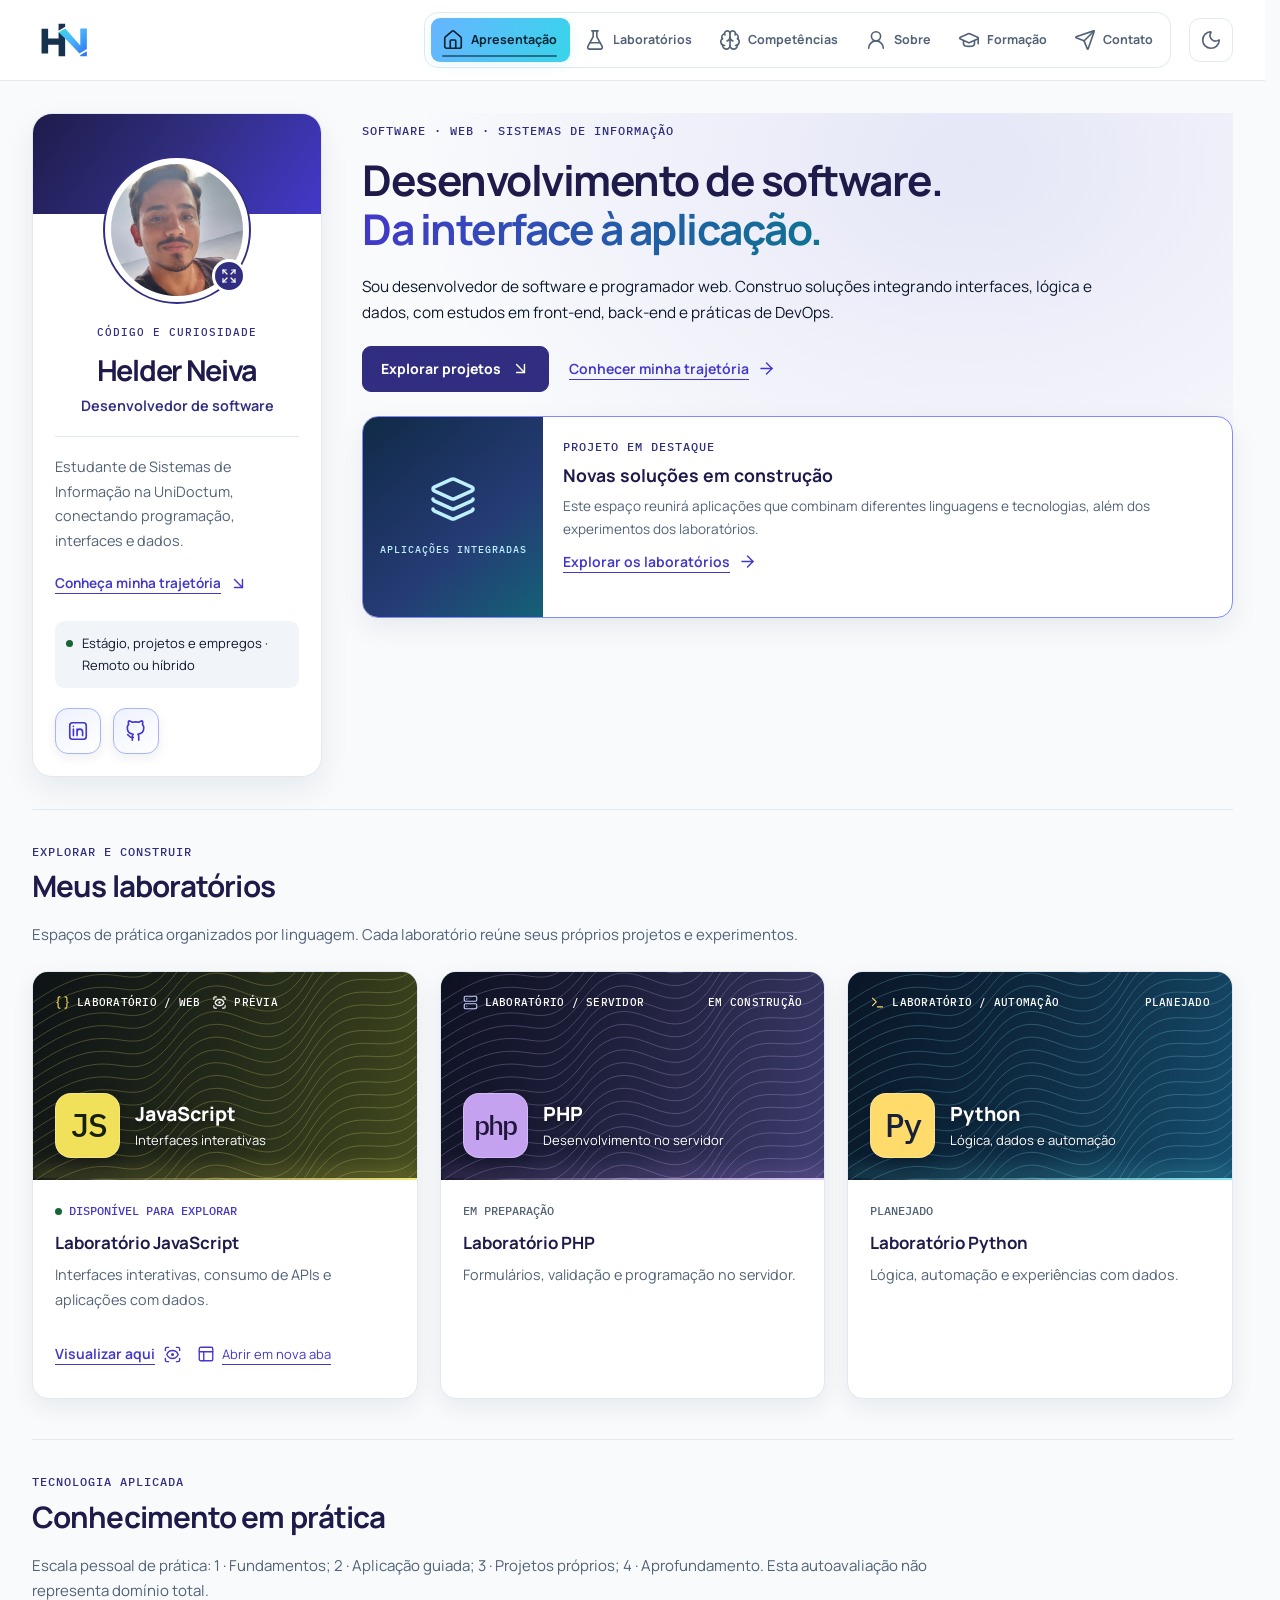
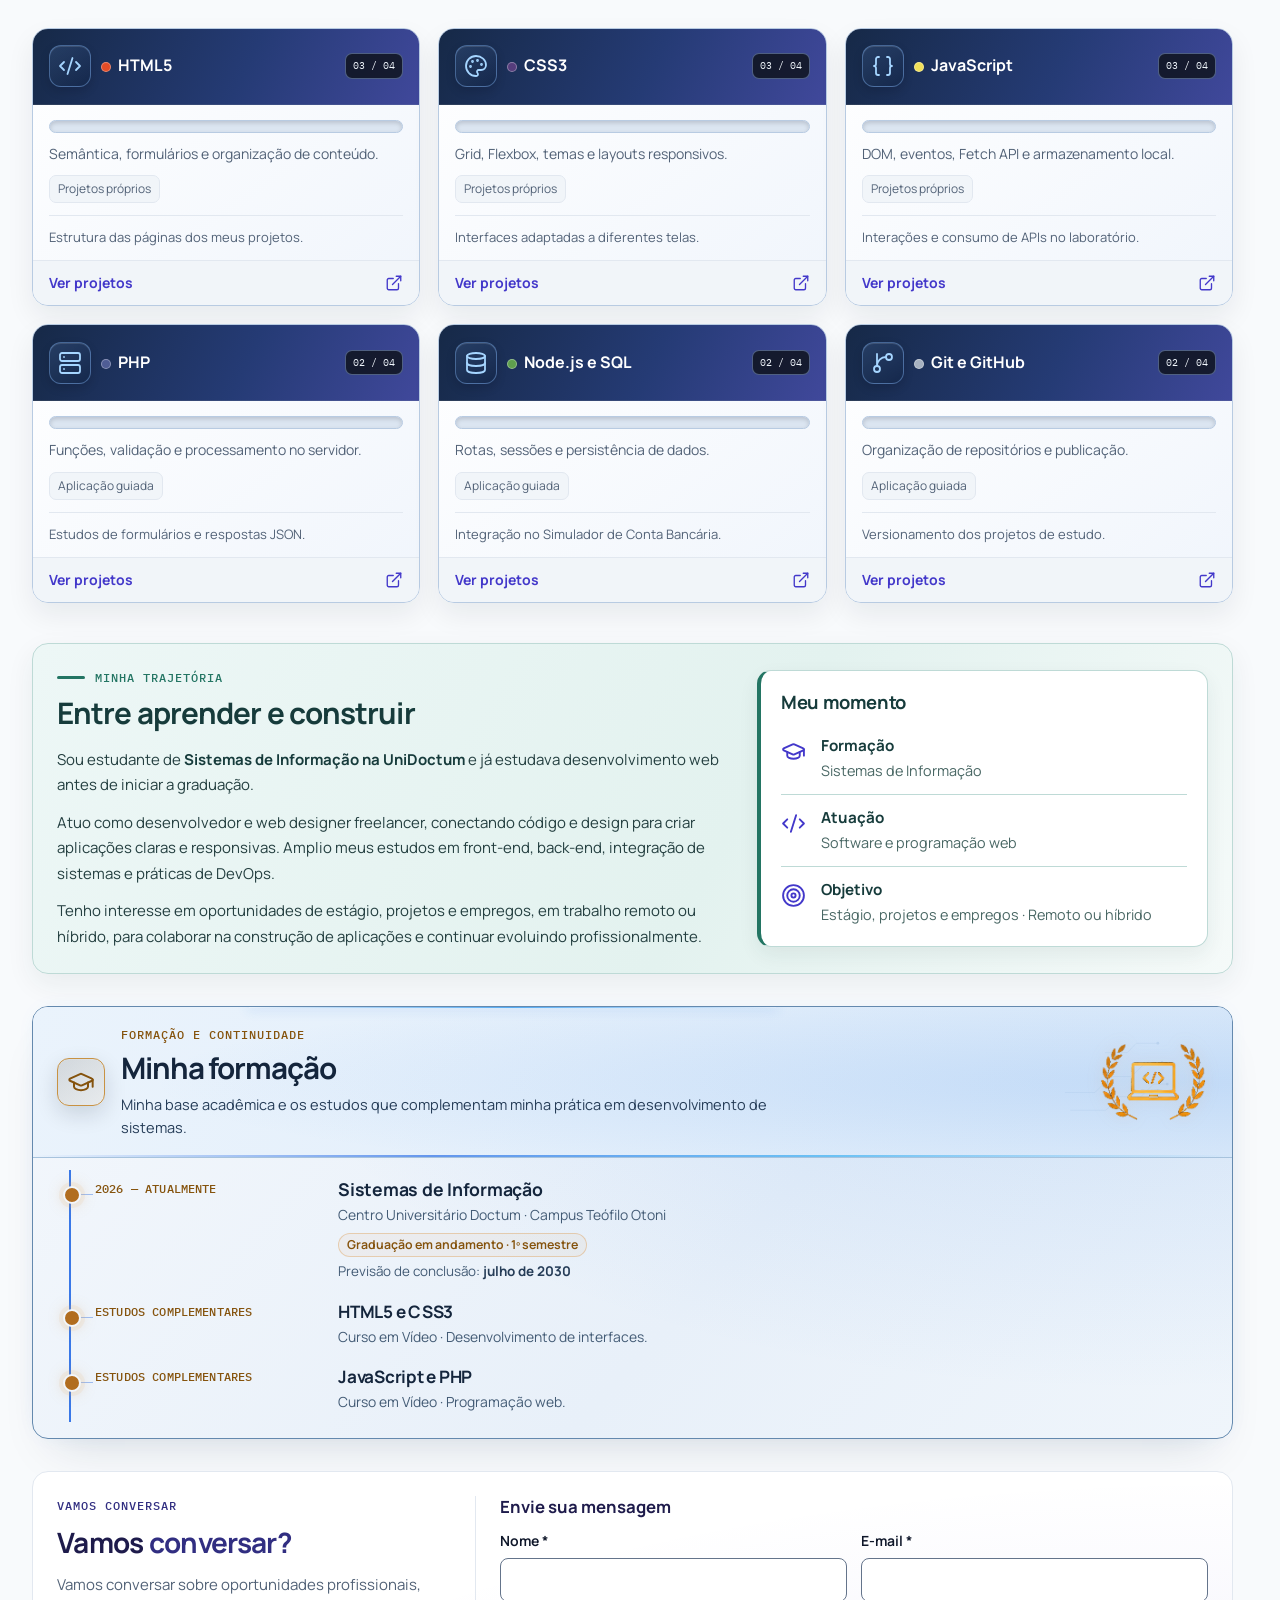
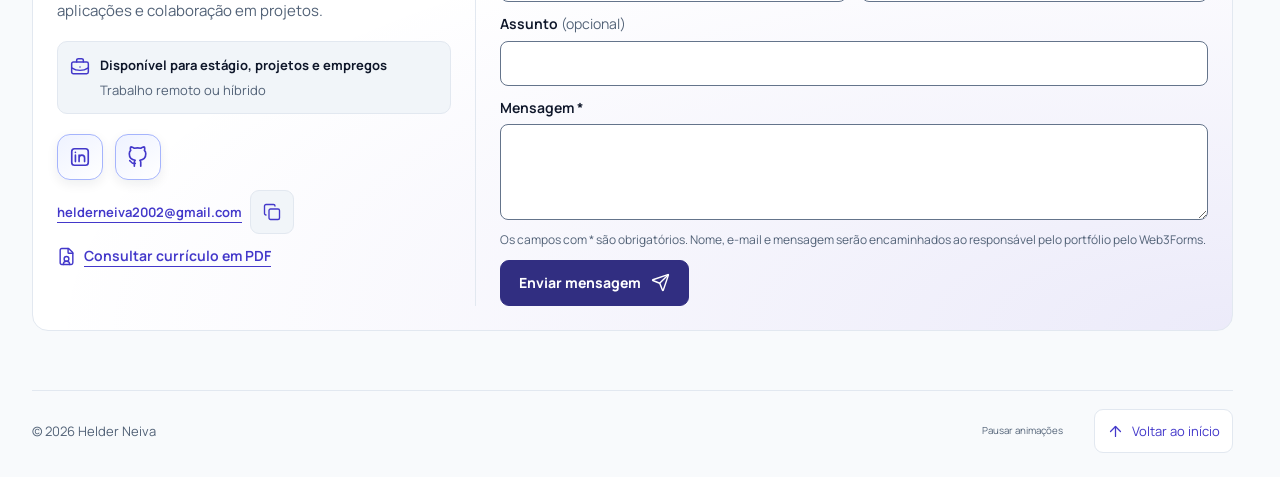
<file: index.html>
<!DOCTYPE html>
<html lang="pt-BR">
<head>
    <meta charset="UTF-8">
    <meta name="viewport" content="width=device-width, initial-scale=1.0">
    <meta name="description" content="Helder Neiva, desenvolvedor de software e programador web. Projetos, laboratórios e formação em Sistemas de Informação.">
    <meta name="color-scheme" content="light dark">
    <meta property="og:type" content="website">
    <meta property="og:locale" content="pt_BR">
    <meta property="og:title" content="Helder Neiva | Desenvolvimento de software">
    <meta property="og:description" content="Conheça meu percurso, minhas competências e meus laboratórios de programação.">

    <link rel="canonical" href="https://helderneiva.github.io/portfolio/">
    <meta property="og:url" content="https://helderneiva.github.io/portfolio/">
    <meta property="og:image" content="https://helderneiva.github.io/portfolio/imagens/compartilhamento.png">
    <meta property="og:image:width" content="1200">
    <meta property="og:image:height" content="630">
    <meta property="og:image:alt" content="Helder Neiva — Desenvolvimento web. Interfaces, lógica e projetos em prática.">
    <meta name="twitter:card" content="summary_large_image">

    <link rel="icon" href="favicon.ico?v=hn-1" type="image/x-icon" sizes="16x16 32x32 48x48">
    <link rel="icon" href="favicon.svg?v=hn-1" type="image/svg+xml" sizes="any">

    <title>Helder Neiva | Desenvolvimento de software</title>

    <script src="scripts/tema.js"></script>

    <link rel="stylesheet" href="estilos/paleta.css">
    <link rel="stylesheet" href="estilos/style.css">
    <link rel="stylesheet" href="estilos/contato.css">
    <link rel="stylesheet" href="estilos/sobre.css">
    <link rel="stylesheet" href="estilos/formacao.css">
    <link rel="stylesheet" href="estilos/finalizacao.css">
    <link rel="stylesheet" href="estilos/impressao.css" media="print">

    <script src="scripts/lucide.js" defer></script>
    <script src="scripts/configuracao.js" defer></script>
    <script src="scripts/script.js" defer></script>
    <script src="scripts/destaques.js" defer></script>
    <script src="scripts/contato.js" defer></script>
</head>
<body>
    <a class="pular" href="#conteudo">Pular para o conteúdo</a>

    <header class="cabecalho">
        <div class="cabecalho-interno">
            <a class="assinatura" aria-label="Helder Neiva, início" href="#perfil">
                <span class="assinatura-monograma" aria-hidden="true">HN</span>
            </a>

            <nav class="navegacao" aria-label="Navegação principal">
                <div class="menu-base">
                    <span class="indicador-menu" id="indicador-menu" aria-hidden="true"></span>

                    <ul class="menu">
                        <li>
                            <a class="item-menu" href="#apresentacao" aria-label="Apresentação">
                                <span class="icone" data-lucide="house" aria-hidden="true"></span>
                                <span class="menu-texto">Apresentação</span>
                                <span class="menu-dica" aria-hidden="true">Apresentação</span>
                            </a>
                        </li>
                        <li>
                            <a class="item-menu" href="#laboratorios" aria-label="Laboratórios">
                                <span class="icone" data-lucide="flask-conical" aria-hidden="true"></span>
                                <span class="menu-texto">Laboratórios</span>
                                <span class="menu-dica" aria-hidden="true">Laboratórios</span>
                            </a>
                        </li>
                        <li>
                            <a class="item-menu" href="#competencias" aria-label="Competências">
                                <span class="icone" data-lucide="brain" aria-hidden="true"></span>
                                <span class="menu-texto">Competências</span>
                                <span class="menu-dica" aria-hidden="true">Competências</span>
                            </a>
                        </li>
                        <li>
                            <a class="item-menu" href="#sobre" aria-label="Sobre">
                                <span class="icone" data-lucide="user-round" aria-hidden="true"></span>
                                <span class="menu-texto">Sobre</span>
                                <span class="menu-dica" aria-hidden="true">Sobre</span>
                            </a>
                        </li>
                        <li>
                            <a class="item-menu" href="#formacao" aria-label="Formação">
                                <span class="icone" data-lucide="graduation-cap" aria-hidden="true"></span>
                                <span class="menu-texto">Formação</span>
                                <span class="menu-dica" aria-hidden="true">Formação</span>
                            </a>
                        </li>
                        <li>
                            <a class="item-menu" href="#contato" aria-label="Contato">
                                <span class="icone" data-lucide="send" aria-hidden="true"></span>
                                <span class="menu-texto">Contato</span>
                                <span class="menu-dica" aria-hidden="true">Contato</span>
                            </a>
                        </li>
                    </ul>

                    <span class="secao-menu" id="secao-menu" aria-hidden="true">Apresentação</span>
                </div>
            </nav>

            <button class="controle-tema" id="botao-tema" type="button" aria-label="Ativar tema escuro" aria-pressed="false">
                <span id="icone-tema" aria-hidden="true">
                    <span class="icone" data-lucide="moon" aria-hidden="true"></span>
                </span>
            </button>
        </div>
    </header>

    <div class="estrutura">
        <main id="conteudo" tabindex="-1">
            <div class="inicio">
                <aside class="perfil" id="perfil" aria-labelledby="nome-perfil">
                    <div class="perfil-capa" aria-hidden="true"></div>

                    <button class="retrato" type="button" data-previa="foto" aria-label="Ampliar foto de Helder Neiva" aria-haspopup="dialog" aria-controls="visualizador">
                        <img id="foto-perfil" src="imagens/foto-perfil.jpeg" alt="Helder Neiva" width="720" height="1280" fetchpriority="high">
                        <span class="ampliar" aria-hidden="true">
                            <span class="icone" data-lucide="expand" aria-hidden="true"></span>
                        </span>
                    </button>

                    <div class="perfil-conteudo">
                        <p class="marcador">CÓDIGO E CURIOSIDADE</p>
                        <h1 id="nome-perfil">Helder Neiva</h1>
                        <p class="cargo">Desenvolvedor de software</p>

                        <p class="perfil-resumo">Estudante de Sistemas de Informação na UniDoctum, conectando programação, interfaces e dados.</p>

                        <a class="link-texto" href="#sobre">
                            Conheça minha trajetória
                            <span class="icone" data-lucide="arrow-down-right" aria-hidden="true"></span>
                        </a>

                        <p class="disponibilidade">
                            <span aria-hidden="true"></span>
                            Estágio, projetos e empregos · Remoto ou híbrido
                        </p>

                        <div class="redes-icones" role="group" aria-label="Redes profissionais">
                            <a class="rede-icone" href="https://www.linkedin.com/in/helder-neiva-3184852a5/" target="_blank" rel="noopener noreferrer" aria-label="LinkedIn de Helder Neiva, abre em nova aba">
                                <svg class="icone" viewBox="0 0 24 24" aria-hidden="true">
                                    <rect x="3" y="3" width="18" height="18" rx="3"></rect>
                                    <path d="M7 10v7m0-10v.1M11 17v-7m0 3a3 3 0 0 1 6 0v4"></path>
                                </svg>
                                <span class="rede-legenda" aria-hidden="true">LinkedIn</span>
                            </a>

                            <a class="rede-icone" href="https://github.com/helderneiva" target="_blank" rel="noopener noreferrer" aria-label="GitHub de Helder Neiva, abre em nova aba">
                                <svg class="icone" viewBox="0 0 24 24" aria-hidden="true">
                                    <path d="M9 19c-4.3 1.3-4.3-2.5-6-3m12 6v-3.87a3.37 3.37 0 0 0-.94-2.61c3.14-.35 6.44-1.54 6.44-7A5.44 5.44 0 0 0 19 4.77 5.07 5.07 0 0 0 18.91 1S17.73.65 15 2.48a13.38 13.38 0 0 0-7 0C5.27.65 4.09 1 4.09 1A5.07 5.07 0 0 0 4 4.77a5.44 5.44 0 0 0-1.5 3.78c0 5.42 3.3 6.61 6.44 7A3.37 3.37 0 0 0 8 18.13V22"></path>
                                </svg>
                                <span class="rede-legenda" aria-hidden="true">GitHub</span>
                            </a>
                        </div>
                    </div>
                </aside>

                <section class="apresentacao" id="apresentacao" aria-labelledby="titulo-apresentacao">
                    <p class="marcador">SOFTWARE · WEB · SISTEMAS DE INFORMAÇÃO</p>

                    <h2 id="titulo-apresentacao">Desenvolvimento de software.<br><span>Da interface à aplicação.</span></h2>

                    <p class="introducao">Sou desenvolvedor de software e programador web. Construo soluções integrando interfaces, lógica e dados, com estudos em front-end, back-end e práticas de DevOps.</p>

                    <div class="acoes">
                        <a class="botao" href="#destaque">
                            Explorar projetos
                            <span class="icone" data-lucide="arrow-down-right" aria-hidden="true"></span>
                        </a>

                        <a class="link-texto" href="#sobre">
                            Conhecer minha trajetória
                            <span class="icone" data-lucide="arrow-right" aria-hidden="true"></span>
                        </a>
                    </div>

                    <article class="projeto-destaque" id="destaque" aria-labelledby="titulo-destaque">
                        <div class="destaque-visual" id="destaque-visual" aria-hidden="true">
                            <span class="icone" data-lucide="layers-3"></span>
                            <span>APLICAÇÕES INTEGRADAS</span>
                        </div>

                        <div class="destaque-conteudo">
                            <p class="marcador" id="titulo-destaque">PROJETO EM DESTAQUE</p>
                            <h3 id="destaque-nome">Novas soluções em construção</h3>

                            <p id="destaque-descricao">Este espaço reunirá aplicações que combinam diferentes linguagens e tecnologias, além dos experimentos dos laboratórios.</p>

                            <ul class="destaque-tecnologias" id="destaque-tecnologias" aria-label="Tecnologias do projeto" hidden></ul>

                            <div class="acoes" id="destaque-acoes" hidden></div>

                            <a class="link-texto" id="destaque-alternativa" href="#laboratorios">
                                Explorar os laboratórios
                                <span class="icone" data-lucide="arrow-right" aria-hidden="true"></span>
                            </a>
                        </div>
                    </article>
                </section>
            </div>

            <section class="secao" id="laboratorios" aria-labelledby="titulo-laboratorios">
                <div class="titulo-secao">
                    <div>
                        <p class="marcador">EXPLORAR E CONSTRUIR</p>
                        <h2 id="titulo-laboratorios">Meus laboratórios</h2>
                    </div>
                </div>

                <p class="texto-secao">Espaços de prática organizados por linguagem. Cada laboratório reúne seus próprios projetos e experimentos.</p>

                <div class="grade-laboratorios">
                    <article class="laboratorio laboratorio-disponivel lab-js">
                        <button class="capa-laboratorio" type="button" data-previa="laboratorio" aria-label="Visualizar o Laboratório JavaScript nesta página" aria-haspopup="dialog" aria-controls="visualizador">
                            <span class="lab-capa-topo">
                                <span class="lab-capa-categoria">
                                    <span class="icone" data-lucide="braces" aria-hidden="true"></span>
                                    LABORATÓRIO / WEB
                                </span>

                                <span class="lab-capa-acao" aria-hidden="true">
                                    <span class="icone" data-lucide="scan-eye"></span>
                                    PRÉVIA
                                </span>
                            </span>

                            <span class="lab-capa-centro">
                                <span class="lab-marca" aria-hidden="true">JS</span>

                                <span class="lab-capa-titulos">
                                    <span class="lab-capa-nome">JavaScript</span>
                                    <span class="lab-capa-subtitulo">Interfaces interativas</span>
                                </span>
                            </span>
                        </button>

                        <div class="laboratorio-conteudo">
                            <span class="status-lab lab-status lab-status-ativo">
                                <span class="lab-status-ponto" aria-hidden="true"></span>
                                DISPONÍVEL PARA EXPLORAR
                            </span>

                            <h3>Laboratório JavaScript</h3>
                            <p>Interfaces interativas, consumo de APIs e aplicações com dados.</p>

                            <div class="lab-acoes">
                                <button class="link-texto" type="button" data-previa="laboratorio" aria-haspopup="dialog" aria-controls="visualizador">
                                    Visualizar aqui
                                    <span class="icone" data-lucide="scan-eye" aria-hidden="true"></span>
                                </button>

                                <a class="lab-externo" data-link="laboratorioJavaScript" href="https://helderneiva.github.io/laboratorio-javascript/" target="_blank" rel="noopener noreferrer">
                                    <span class="icone" data-lucide="panels-top-left" aria-hidden="true"></span>
                                    Abrir em nova aba
                                    <span class="sr-only">Laboratório JavaScript</span>
                                </a>
                            </div>
                        </div>
                    </article>

                    <article class="laboratorio laboratorio-menor lab-php">
                        <div class="capa-laboratorio capa-estatica" aria-hidden="true">
                            <span class="lab-capa-topo">
                                <span class="lab-capa-categoria">
                                    <span class="icone" data-lucide="server"></span>
                                    LABORATÓRIO / SERVIDOR
                                </span>

                                <span class="lab-capa-indice">EM CONSTRUÇÃO</span>
                            </span>

                            <span class="lab-capa-centro">
                                <span class="lab-marca">php</span>

                                <span class="lab-capa-titulos">
                                    <span class="lab-capa-nome">PHP</span>
                                    <span class="lab-capa-subtitulo">Desenvolvimento no servidor</span>
                                </span>
                            </span>
                        </div>

                        <div class="laboratorio-conteudo">
                            <span class="status-lab lab-status lab-status-futuro" data-pendente="laboratorioPHP">EM PREPARAÇÃO</span>

                            <h3>Laboratório PHP</h3>
                            <p>Formulários, validação e programação no servidor.</p>

                            <a class="link-texto" data-link="laboratorioPHP" hidden>Explorar laboratório ↗</a>
                        </div>
                    </article>

                    <article class="laboratorio laboratorio-menor lab-python">
                        <div class="capa-laboratorio capa-estatica" aria-hidden="true">
                            <span class="lab-capa-topo">
                                <span class="lab-capa-categoria">
                                    <span class="icone" data-lucide="terminal"></span>
                                    LABORATÓRIO / AUTOMAÇÃO
                                </span>

                                <span class="lab-capa-indice">PLANEJADO</span>
                            </span>

                            <span class="lab-capa-centro">
                                <span class="lab-marca">Py</span>

                                <span class="lab-capa-titulos">
                                    <span class="lab-capa-nome">Python</span>
                                    <span class="lab-capa-subtitulo">Lógica, dados e automação</span>
                                </span>
                            </span>
                        </div>

                        <div class="laboratorio-conteudo">
                            <span class="status-lab lab-status lab-status-futuro" data-pendente="laboratorioPython">PLANEJADO</span>

                            <h3>Laboratório Python</h3>
                            <p>Lógica, automação e experiências com dados.</p>

                            <a class="link-texto" data-link="laboratorioPython" hidden>Explorar laboratório ↗</a>
                        </div>
                    </article>
                </div>
            </section>

            <section class="secao" id="competencias" aria-labelledby="titulo-competencias">
                <div class="titulo-secao">
                    <div>
                        <p class="marcador">TECNOLOGIA APLICADA</p>
                        <h2 id="titulo-competencias">Conhecimento em prática</h2>
                    </div>
                </div>

                <p class="texto-secao" id="escala">Escala pessoal de prática: 1 · Fundamentos; 2 · Aplicação guiada; 3 · Projetos próprios; 4 · Aprofundamento. Esta autoavaliação não representa domínio total.</p>

                <div class="grade-competencias">
                    <article class="competencia" data-tecnologia="html" style="--atraso: 0ms">
                        <a class="competencia-link" href="competencias.html?tecnologia=html">
                            <div class="competencia-titulo">
                                <span class="icone" data-lucide="code" aria-hidden="true"></span>
                                <h3>HTML5</h3>
                                <span>03 / 04</span>
                            </div>

                            <p>Semântica, formulários e organização de conteúdo.</p>

                            <div class="barra" role="meter" aria-label="Prática em HTML5" aria-valuemin="0" aria-valuemax="4" aria-valuenow="3" aria-valuetext="Projetos próprios" aria-describedby="escala">
                                <span class="nivel-3"></span>
                            </div>

                            <small>Projetos próprios</small>
                            <p class="evidencia">Estrutura das páginas dos meus projetos.</p>

                            <span class="ver-projetos">Ver projetos <span aria-hidden="true">↗</span></span>
                        </a>
                    </article>

                    <article class="competencia" data-tecnologia="css" style="--atraso: 90ms">
                        <a class="competencia-link" href="competencias.html?tecnologia=css">
                            <div class="competencia-titulo">
                                <span class="icone" data-lucide="palette" aria-hidden="true"></span>
                                <h3>CSS3</h3>
                                <span>03 / 04</span>
                            </div>

                            <p>Grid, Flexbox, temas e layouts responsivos.</p>

                            <div class="barra" role="meter" aria-label="Prática em CSS3" aria-valuemin="0" aria-valuemax="4" aria-valuenow="3" aria-valuetext="Projetos próprios" aria-describedby="escala">
                                <span class="nivel-3"></span>
                            </div>

                            <small>Projetos próprios</small>
                            <p class="evidencia">Interfaces adaptadas a diferentes telas.</p>

                            <span class="ver-projetos">Ver projetos <span aria-hidden="true">↗</span></span>
                        </a>
                    </article>

                    <article class="competencia" data-tecnologia="javascript" style="--atraso: 180ms">
                        <a class="competencia-link" href="competencias.html?tecnologia=javascript">
                            <div class="competencia-titulo">
                                <span class="icone" data-lucide="braces" aria-hidden="true"></span>
                                <h3>JavaScript</h3>
                                <span>03 / 04</span>
                            </div>

                            <p>DOM, eventos, Fetch API e armazenamento local.</p>

                            <div class="barra" role="meter" aria-label="Prática em JavaScript" aria-valuemin="0" aria-valuemax="4" aria-valuenow="3" aria-valuetext="Projetos próprios" aria-describedby="escala">
                                <span class="nivel-3"></span>
                            </div>

                            <small>Projetos próprios</small>
                            <p class="evidencia">Interações e consumo de APIs no laboratório.</p>

                            <span class="ver-projetos">Ver projetos <span aria-hidden="true">↗</span></span>
                        </a>
                    </article>

                    <article class="competencia" data-tecnologia="php" style="--atraso: 270ms">
                        <a class="competencia-link" href="competencias.html?tecnologia=php">
                            <div class="competencia-titulo">
                                <span class="icone" data-lucide="server" aria-hidden="true"></span>
                                <h3>PHP</h3>
                                <span>02 / 04</span>
                            </div>

                            <p>Funções, validação e processamento no servidor.</p>

                            <div class="barra" role="meter" aria-label="Prática em PHP" aria-valuemin="0" aria-valuemax="4" aria-valuenow="2" aria-valuetext="Aplicação guiada" aria-describedby="escala">
                                <span class="nivel-2"></span>
                            </div>

                            <small>Aplicação guiada</small>
                            <p class="evidencia">Estudos de formulários e respostas JSON.</p>

                            <span class="ver-projetos">Ver projetos <span aria-hidden="true">↗</span></span>
                        </a>
                    </article>

                    <article class="competencia" data-tecnologia="node-sql" style="--atraso: 360ms">
                        <a class="competencia-link" href="competencias.html?tecnologia=node-sql">
                            <div class="competencia-titulo">
                                <span class="icone" data-lucide="database" aria-hidden="true"></span>
                                <h3>Node.js e SQL</h3>
                                <span>02 / 04</span>
                            </div>

                            <p>Rotas, sessões e persistência de dados.</p>

                            <div class="barra" role="meter" aria-label="Prática em Node.js e SQL" aria-valuemin="0" aria-valuemax="4" aria-valuenow="2" aria-valuetext="Aplicação guiada" aria-describedby="escala">
                                <span class="nivel-2"></span>
                            </div>

                            <small>Aplicação guiada</small>
                            <p class="evidencia">Integração no Simulador de Conta Bancária.</p>

                            <span class="ver-projetos">Ver projetos <span aria-hidden="true">↗</span></span>
                        </a>
                    </article>

                    <article class="competencia" data-tecnologia="git" style="--atraso: 450ms">
                        <a class="competencia-link" href="competencias.html?tecnologia=git">
                            <div class="competencia-titulo">
                                <span class="icone" data-lucide="git-branch" aria-hidden="true"></span>
                                <h3>Git e GitHub</h3>
                                <span>02 / 04</span>
                            </div>

                            <p>Organização de repositórios e publicação.</p>

                            <div class="barra" role="meter" aria-label="Prática em Git e GitHub" aria-valuemin="0" aria-valuemax="4" aria-valuenow="2" aria-valuetext="Aplicação guiada" aria-describedby="escala">
                                <span class="nivel-2"></span>
                            </div>

                            <small>Aplicação guiada</small>
                            <p class="evidencia">Versionamento dos projetos de estudo.</p>

                            <span class="ver-projetos">Ver projetos <span aria-hidden="true">↗</span></span>
                        </a>
                    </article>
                </div>
            </section>

            <section class="secao sobre" id="sobre" aria-labelledby="titulo-sobre">
                <div class="sobre-grade">
                    <div class="sobre-apresentacao">
                        <p class="marcador">MINHA TRAJETÓRIA</p>
                        <h2 id="titulo-sobre">Entre aprender e construir</h2>

                        <div class="sobre-biografia">
                            <p>Sou estudante de <strong>Sistemas de Informação na UniDoctum</strong> e já estudava desenvolvimento web antes de iniciar a graduação.</p>

                            <p>Atuo como desenvolvedor e web designer freelancer, conectando código e design para criar aplicações claras e responsivas. Amplio meus estudos em front-end, back-end, integração de sistemas e práticas de DevOps.</p>

                            <p>Tenho interesse em oportunidades de estágio, projetos e empregos, em trabalho remoto ou híbrido, para colaborar na construção de aplicações e continuar evoluindo profissionalmente.</p>
                        </div>
                    </div>

                    <aside class="sobre-momento" aria-labelledby="titulo-momento">
                        <h3 id="titulo-momento">Meu momento</h3>

                        <dl class="sobre-resumo">
                            <div class="sobre-resumo-item">
                                <dt>
                                    <span class="icone" data-lucide="graduation-cap" aria-hidden="true"></span>
                                    Formação
                                </dt>
                                <dd>Sistemas de Informação</dd>
                            </div>

                            <div class="sobre-resumo-item">
                                <dt>
                                    <span class="icone" data-lucide="code-xml" aria-hidden="true"></span>
                                    Atuação
                                </dt>
                                <dd>Software e programação web</dd>
                            </div>

                            <div class="sobre-resumo-item">
                                <dt>
                                    <span class="icone" data-lucide="target" aria-hidden="true"></span>
                                    Objetivo
                                </dt>
                                <dd>Estágio, projetos e empregos · Remoto ou híbrido</dd>
                            </div>
                        </dl>
                    </aside>
                </div>
            </section>

            <section class="secao formacao" id="formacao" aria-labelledby="titulo-formacao">
                <div class="formacao-cabecalho">
                    <div class="formacao-selo" aria-hidden="true">
                        <span class="icone" data-lucide="graduation-cap"></span>
                    </div>

                    <div class="formacao-apresentacao">
                        <p class="marcador">FORMAÇÃO E CONTINUIDADE</p>
                        <h2 id="titulo-formacao">Minha formação</h2>

                        <p>Minha base acadêmica e os estudos que complementam minha prática em desenvolvimento de sistemas.</p>
                    </div>

                    <div class="formacao-emblema" aria-hidden="true">
                        <svg class="formacao-circuito" viewBox="0 0 320 190" focusable="false" aria-hidden="true">
                            <g fill="none" stroke="currentColor" stroke-width="1.1" stroke-linecap="round" stroke-linejoin="round">
                                <path d="M0 128H64L98 94H142L172 64H207"/>
                                <path d="M12 166H87L116 137H162L189 110H218"/>
                                <path d="M86 43H133L152 23H198"/>
                            </g>

                            <g fill="currentColor">
                                <circle cx="207" cy="64" r="3"/>
                                <circle cx="218" cy="110" r="3"/>
                                <circle cx="198" cy="23" r="3"/>
                            </g>
                        </svg>

                        <div class="formacao-insignia">
                            <img src="imagens/insignia-formacao.png" alt="" width="233" height="171" decoding="async">
                        </div>
                    </div>
                </div>

                <div class="cursos">
                    <article class="curso curso-graduacao">
                        <span class="periodo">2026 — ATUALMENTE</span>

                        <div class="curso-conteudo">
                            <h3>Sistemas de Informação</h3>
                            <p>Centro Universitário Doctum · Campus Teófilo Otoni</p>

                            <span class="etiqueta">Graduação em andamento · 1º semestre</span>

                            <p class="formacao-previsao">Previsão de conclusão: <time datetime="2030-07">julho de 2030</time></p>
                        </div>
                    </article>

                    <article class="curso">
                        <span class="periodo">ESTUDOS COMPLEMENTARES</span>

                        <div class="curso-conteudo">
                            <h3>HTML5 e CSS3</h3>
                            <p>Curso em Vídeo · Desenvolvimento de interfaces.</p>
                        </div>
                    </article>

                    <article class="curso">
                        <span class="periodo">ESTUDOS COMPLEMENTARES</span>

                        <div class="curso-conteudo">
                            <h3>JavaScript e PHP</h3>
                            <p>Curso em Vídeo · Programação web.</p>
                        </div>
                    </article>
                </div>
            </section>

            <section class="secao contato" id="contato" aria-labelledby="titulo-contato">
                <div class="contato-grade">
                    <div class="contato-apresentacao">
                        <p class="marcador">VAMOS CONVERSAR</p>
                        <h2 id="titulo-contato">Vamos <span>conversar?</span></h2>

                        <p>Vamos conversar sobre oportunidades profissionais, aplicações e colaboração em projetos.</p>

                        <div class="contato-disponibilidade">
                            <span class="icone" data-lucide="briefcase-business" aria-hidden="true"></span>

                            <div>
                                <strong>Disponível para estágio, projetos e empregos</strong>
                                <span>Trabalho remoto ou híbrido</span>
                            </div>
                        </div>

                        <div class="redes-icones" role="group" aria-label="Redes profissionais">
                            <a class="rede-icone" href="https://www.linkedin.com/in/helder-neiva-3184852a5/" target="_blank" rel="noopener noreferrer" aria-label="LinkedIn de Helder Neiva, abre em nova aba">
                                <svg class="icone" viewBox="0 0 24 24" aria-hidden="true">
                                    <rect x="3" y="3" width="18" height="18" rx="3"></rect>
                                    <path d="M7 10v7m0-10v.1M11 17v-7m0 3a3 3 0 0 1 6 0v4"></path>
                                </svg>
                                <span class="rede-legenda" aria-hidden="true">LinkedIn</span>
                            </a>

                            <a class="rede-icone" href="https://github.com/helderneiva" target="_blank" rel="noopener noreferrer" aria-label="GitHub de Helder Neiva, abre em nova aba">
                                <svg class="icone" viewBox="0 0 24 24" aria-hidden="true">
                                    <path d="M9 19c-4.3 1.3-4.3-2.5-6-3m12 6v-3.87a3.37 3.37 0 0 0-.94-2.61c3.14-.35 6.44-1.54 6.44-7A5.44 5.44 0 0 0 19 4.77 5.07 5.07 0 0 0 18.91 1S17.73.65 15 2.48a13.38 13.38 0 0 0-7 0C5.27.65 4.09 1 4.09 1A5.07 5.07 0 0 0 4 4.77a5.44 5.44 0 0 0-1.5 3.78c0 5.42 3.3 6.61 6.44 7A3.37 3.37 0 0 0 8 18.13V22"></path>
                                </svg>
                                <span class="rede-legenda" aria-hidden="true">GitHub</span>
                            </a>
                        </div>

                        <div class="contato-email">
                            <a class="link-texto" data-link="email" id="email-direto" hidden>helderneiva2002@gmail.com</a>

                            <button class="copiar-email" id="copiar-email" type="button" aria-label="Copiar endereço de e-mail" hidden>
                                <span class="icone" data-lucide="copy" aria-hidden="true"></span>
                            </button>
                        </div>

                        <p class="retorno-copia" id="retorno-copia" role="status" aria-live="polite"></p>

                        <a class="link-texto" data-link="curriculo" hidden>
                            <span class="icone" data-lucide="file-user" aria-hidden="true"></span>
                            Consultar currículo em PDF
                        </a>
                    </div>

                    <form class="formulario" id="form-contato" aria-labelledby="titulo-formulario" aria-describedby="aviso-envio" novalidate>
                        <h3 id="titulo-formulario">Envie sua mensagem</h3>

                        <div class="campos-duplos">
                            <div class="campo">
                                <label for="nome">Nome <span aria-hidden="true">*</span></label>
                                <input id="nome" name="name" type="text" autocomplete="name" minlength="2" maxlength="100" required aria-describedby="erro-nome">
                                <span class="erro-campo" id="erro-nome"></span>
                            </div>

                            <div class="campo">
                                <label for="email">E-mail <span aria-hidden="true">*</span></label>
                                <input id="email" name="email" type="email" autocomplete="email" maxlength="254" required aria-describedby="erro-email">
                                <span class="erro-campo" id="erro-email"></span>
                            </div>
                        </div>

                        <div class="campo">
                            <label for="assunto">Assunto <span class="opcional">(opcional)</span></label>
                            <input id="assunto" name="subject" type="text" maxlength="150">
                        </div>

                        <div class="campo">
                            <label for="mensagem">Mensagem <span aria-hidden="true">*</span></label>
                            <textarea id="mensagem" name="message" rows="4" minlength="10" maxlength="5000" required aria-describedby="erro-mensagem"></textarea>
                            <span class="erro-campo" id="erro-mensagem"></span>
                        </div>

                        <div hidden>
                            <label>
                                Não preencha este campo
                                <input type="checkbox" name="botcheck" tabindex="-1" autocomplete="off">
                            </label>
                        </div>

                        <p class="aviso-envio" id="aviso-envio">Os campos com * são obrigatórios. Nome, e-mail e mensagem serão encaminhados ao responsável pelo portfólio pelo Web3Forms.</p>

                        <button class="botao" id="enviar-mensagem" type="submit" disabled>
                            Enviar mensagem
                            <span class="icone" data-lucide="send" aria-hidden="true"></span>
                        </button>

                        <p class="resultado-envio" id="resultado-envio" role="status" aria-live="polite" aria-atomic="true"></p>

                        <noscript>
                            <p>Ative o JavaScript para usar o formulário ou entre em contato pelo LinkedIn.</p>
                        </noscript>
                    </form>
                </div>
            </section>
        </main>
    </div>

    <footer class="rodape">
        <p>© <span id="ano">2026</span> Helder Neiva</p>

        <div class="rodape-acoes">
            <a class="link-texto" data-link="repositorioPortfolio" hidden>Código do portfólio</a>

            <button class="pausar" id="pausar-animacoes" type="button" aria-pressed="false" hidden>Pausar animações</button>

            <a class="voltar-topo" href="#perfil">
                <span class="icone" data-lucide="arrow-up" aria-hidden="true"></span>
                Voltar ao início
            </a>
        </div>
    </footer>

    <dialog class="visualizador" id="visualizador" aria-labelledby="titulo-visualizador" aria-describedby="ajuda-visualizador">
        <div class="visualizador-topo">
            <div>
                <span class="marcador">VISUALIZAÇÃO</span>
                <h2 id="titulo-visualizador">Prévia</h2>
            </div>

            <button id="fechar-visualizador" class="fechar" type="button" aria-label="Fechar visualização" autofocus>
                <span class="icone" data-lucide="x" aria-hidden="true"></span>
            </button>
        </div>

        <div class="visualizador-corpo">
            <p id="estado-visualizador" class="estado-visualizador" role="status">Carregando…</p>

            <iframe id="iframe-previa" title="Prévia do laboratório" referrerpolicy="strict-origin-when-cross-origin" hidden></iframe>

            <img id="imagem-ampliada" alt="Retrato ampliado de Helder Neiva" hidden>
        </div>

        <div class="visualizador-base">
            <p id="ajuda-visualizador">Use Fechar ou Escape para voltar. Se a prévia não aparecer, abra em nova aba.</p>

            <a id="abrir-externo" class="link-texto" target="_blank" rel="noopener noreferrer">
                <span class="icone" data-lucide="panels-top-left" aria-hidden="true"></span>
                <span id="rotulo-externo">Abrir em nova aba</span>
            </a>
        </div>
    </dialog>
</body>
</html>
</file>
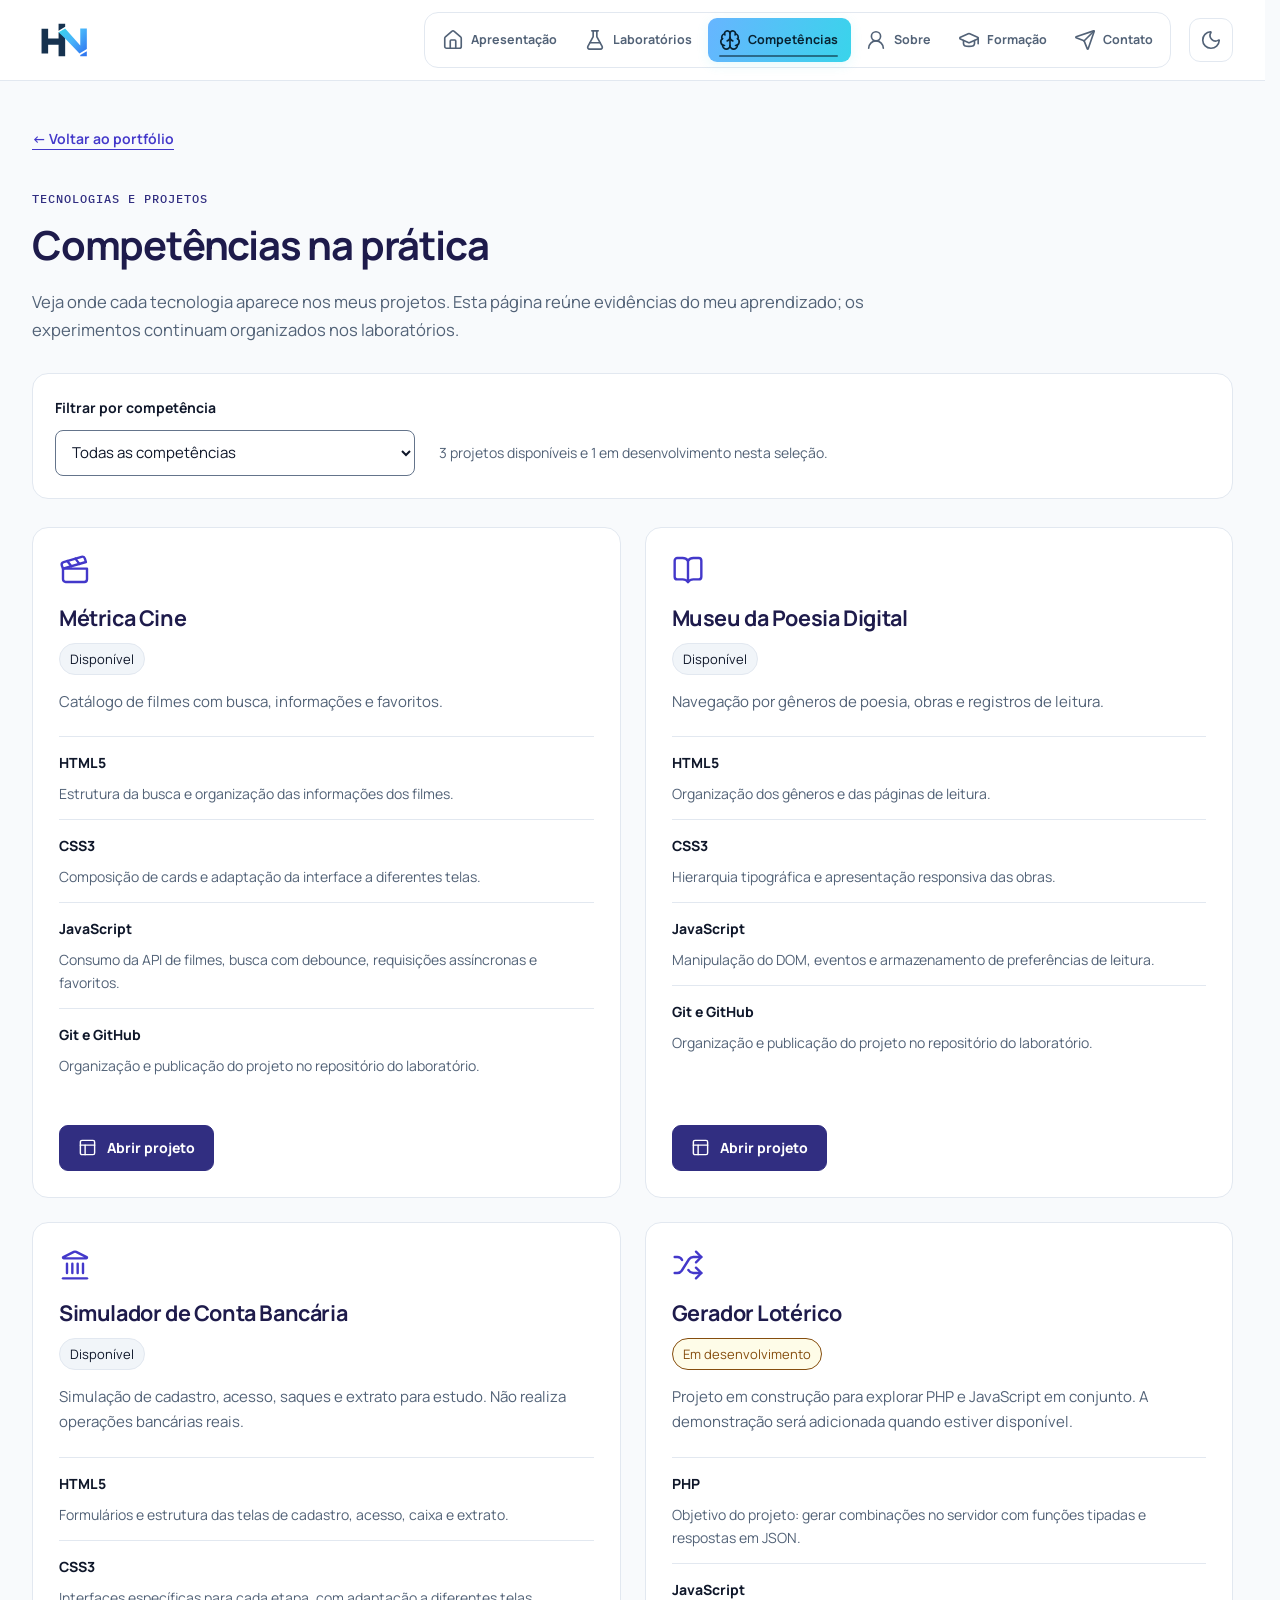
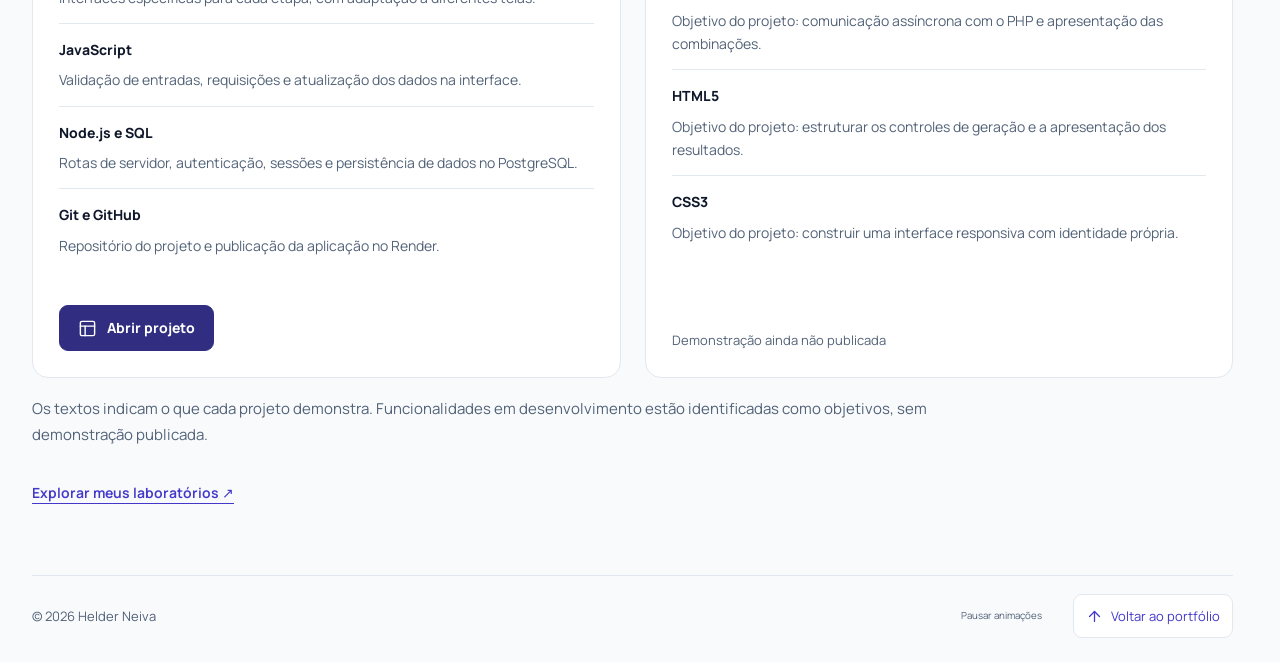
<file: competencias.html>
<!DOCTYPE html>
<html lang="pt-BR">
<head>
    <meta charset="UTF-8">
    <meta name="viewport" content="width=device-width, initial-scale=1.0">
    <meta name="description" content="Projetos de Helder Neiva organizados por competência: interfaces, JavaScript, PHP, Node.js, SQL e Git.">
    <meta name="color-scheme" content="light dark">
    <meta property="og:type" content="website">
    <meta property="og:locale" content="pt_BR">
    <meta property="og:title" content="Competências na prática | Helder Neiva">
    <meta property="og:description" content="Veja como aplico HTML, CSS, JavaScript, PHP, Node.js, SQL e Git nos meus projetos.">

    <link rel="canonical" href="https://helderneiva.github.io/portfolio/competencias.html">
    <meta property="og:url" content="https://helderneiva.github.io/portfolio/competencias.html">
    <meta property="og:image" content="https://helderneiva.github.io/portfolio/imagens/compartilhamento.png">
    <meta property="og:image:width" content="1200">
    <meta property="og:image:height" content="630">
    <meta property="og:image:alt" content="Helder Neiva — Desenvolvimento web. Interfaces, lógica e projetos em prática.">
    <meta name="twitter:card" content="summary_large_image">

    <link rel="icon" href="favicon.ico?v=hn-1" type="image/x-icon" sizes="16x16 32x32 48x48">
    <link rel="icon" href="favicon.svg?v=hn-1" type="image/svg+xml" sizes="any">

    <title>Competências na prática | Helder Neiva</title>

    <script src="scripts/tema.js"></script>

    <link rel="stylesheet" href="estilos/paleta.css">
    <link rel="stylesheet" href="estilos/style.css">
    <link rel="stylesheet" href="estilos/competencias.css">
    <link rel="stylesheet" href="estilos/finalizacao.css">
    <link rel="stylesheet" href="estilos/impressao.css" media="print">

    <script src="scripts/lucide.js" defer></script>
    <script src="scripts/configuracao.js" defer></script>
    <script src="scripts/script.js" defer></script>
    <script src="scripts/destaques.js" defer></script>
    <script src="scripts/competencias.js" defer></script>
</head>
<body>
    <a class="pular" href="#conteudo">Pular para o conteúdo</a>

    <header class="cabecalho">
        <div class="cabecalho-interno">
            <a class="assinatura" aria-label="Helder Neiva, início" href="index.html#perfil">
                <span class="assinatura-monograma" aria-hidden="true">HN</span>
            </a>

            <nav class="navegacao" aria-label="Navegação principal">
                <div class="menu-base">
                    <span class="indicador-menu" id="indicador-menu" aria-hidden="true"></span>

                    <ul class="menu">
                        <li>
                            <a class="item-menu" href="index.html#apresentacao" aria-label="Apresentação">
                                <span class="icone" data-lucide="house" aria-hidden="true"></span>
                                <span class="menu-texto">Apresentação</span>
                                <span class="menu-dica" aria-hidden="true">Apresentação</span>
                            </a>
                        </li>
                        <li>
                            <a class="item-menu" href="index.html#laboratorios" aria-label="Laboratórios">
                                <span class="icone" data-lucide="flask-conical" aria-hidden="true"></span>
                                <span class="menu-texto">Laboratórios</span>
                                <span class="menu-dica" aria-hidden="true">Laboratórios</span>
                            </a>
                        </li>
                        <li>
                            <a class="item-menu" href="competencias.html" aria-label="Competências" aria-current="page">
                                <span class="icone" data-lucide="brain" aria-hidden="true"></span>
                                <span class="menu-texto">Competências</span>
                                <span class="menu-dica" aria-hidden="true">Competências</span>
                            </a>
                        </li>
                        <li>
                            <a class="item-menu" href="index.html#sobre" aria-label="Sobre">
                                <span class="icone" data-lucide="user-round" aria-hidden="true"></span>
                                <span class="menu-texto">Sobre</span>
                                <span class="menu-dica" aria-hidden="true">Sobre</span>
                            </a>
                        </li>
                        <li>
                            <a class="item-menu" href="index.html#formacao" aria-label="Formação">
                                <span class="icone" data-lucide="graduation-cap" aria-hidden="true"></span>
                                <span class="menu-texto">Formação</span>
                                <span class="menu-dica" aria-hidden="true">Formação</span>
                            </a>
                        </li>
                        <li>
                            <a class="item-menu" href="index.html#contato" aria-label="Contato">
                                <span class="icone" data-lucide="send" aria-hidden="true"></span>
                                <span class="menu-texto">Contato</span>
                                <span class="menu-dica" aria-hidden="true">Contato</span>
                            </a>
                        </li>
                    </ul>

                    <span class="secao-menu" id="secao-menu" aria-hidden="true">Competências</span>
                </div>
            </nav>

            <button class="controle-tema" id="botao-tema" type="button" aria-label="Ativar tema escuro" aria-pressed="false">
                <span id="icone-tema" aria-hidden="true">
                    <span class="icone" data-lucide="moon"></span>
                </span>
            </button>
        </div>
    </header>

    <main class="pagina-competencias" id="conteudo" tabindex="-1">
        <a class="link-texto" href="index.html#competencias">← Voltar ao portfólio</a>

        <p class="marcador">TECNOLOGIAS E PROJETOS</p>
        <h1>Competências na prática</h1>

        <p class="introducao">Veja onde cada tecnologia aparece nos meus projetos. Esta página reúne evidências do meu aprendizado; os experimentos continuam organizados nos laboratórios.</p>

        <div class="filtros">
            <label for="filtro-tecnologia">Filtrar por competência</label>

            <select class="filtro-select" id="filtro-tecnologia">
                <option value="todos">Todas as competências</option>
                <option value="html">HTML5</option>
                <option value="css">CSS3</option>
                <option value="javascript">JavaScript</option>
                <option value="php">PHP</option>
                <option value="node-sql">Node.js e SQL</option>
                <option value="git">Git e GitHub</option>
            </select>

            <p class="contagem" id="contagem-projetos" role="status" aria-live="polite" aria-atomic="true">3 projetos disponíveis e 1 em desenvolvimento nesta seleção.</p>

            <noscript>
                <p>Com o JavaScript desativado, todos os projetos e suas competências permanecem visíveis.</p>
            </noscript>
        </div>

        <div class="grade-evidencias">
            <article class="projeto-evidencia" data-tecnologias="html css javascript git" data-situacao="disponivel">
                <span class="icone" data-lucide="clapperboard" aria-hidden="true"></span>

                <h2>Métrica Cine</h2>
                <span class="etiqueta">Disponível</span>

                <p>Catálogo de filmes com busca, informações e favoritos.</p>

                <dl class="evidencias">
                    <div data-evidencia="html">
                        <dt>HTML5</dt>
                        <dd>Estrutura da busca e organização das informações dos filmes.</dd>
                    </div>

                    <div data-evidencia="css">
                        <dt>CSS3</dt>
                        <dd>Composição de cards e adaptação da interface a diferentes telas.</dd>
                    </div>

                    <div data-evidencia="javascript">
                        <dt>JavaScript</dt>
                        <dd>Consumo da API de filmes, busca com debounce, requisições assíncronas e favoritos.</dd>
                    </div>

                    <div data-evidencia="git">
                        <dt>Git e GitHub</dt>
                        <dd>Organização e publicação do projeto no repositório do laboratório.</dd>
                    </div>
                </dl>

                <div class="acoes">
                    <a class="botao" href="https://helderneiva.github.io/laboratorio-javascript/projetos/metrica-cine/index.html" target="_blank" rel="noopener noreferrer">
                        <span class="icone" data-lucide="panels-top-left" aria-hidden="true"></span>
                        Abrir projeto
                        <span class="sr-only">Métrica Cine</span>
                    </a>
                </div>
            </article>

            <article class="projeto-evidencia" data-tecnologias="html css javascript git" data-situacao="disponivel">
                <span class="icone" data-lucide="book-open" aria-hidden="true"></span>

                <h2>Museu da Poesia Digital</h2>
                <span class="etiqueta">Disponível</span>

                <p>Navegação por gêneros de poesia, obras e registros de leitura.</p>

                <dl class="evidencias">
                    <div data-evidencia="html">
                        <dt>HTML5</dt>
                        <dd>Organização dos gêneros e das páginas de leitura.</dd>
                    </div>

                    <div data-evidencia="css">
                        <dt>CSS3</dt>
                        <dd>Hierarquia tipográfica e apresentação responsiva das obras.</dd>
                    </div>

                    <div data-evidencia="javascript">
                        <dt>JavaScript</dt>
                        <dd>Manipulação do DOM, eventos e armazenamento de preferências de leitura.</dd>
                    </div>

                    <div data-evidencia="git">
                        <dt>Git e GitHub</dt>
                        <dd>Organização e publicação do projeto no repositório do laboratório.</dd>
                    </div>
                </dl>

                <div class="acoes">
                    <a class="botao" href="https://helderneiva.github.io/laboratorio-javascript/projetos/museu-digital/index.html" target="_blank" rel="noopener noreferrer">
                        <span class="icone" data-lucide="panels-top-left" aria-hidden="true"></span>
                        Abrir projeto
                        <span class="sr-only">Museu da Poesia Digital</span>
                    </a>
                </div>
            </article>

            <article class="projeto-evidencia" data-tecnologias="html css javascript node-sql git" data-situacao="disponivel">
                <span class="icone" data-lucide="landmark" aria-hidden="true"></span>

                <h2>Simulador de Conta Bancária</h2>
                <span class="etiqueta">Disponível</span>

                <p>Simulação de cadastro, acesso, saques e extrato para estudo. Não realiza operações bancárias reais.</p>

                <dl class="evidencias">
                    <div data-evidencia="html">
                        <dt>HTML5</dt>
                        <dd>Formulários e estrutura das telas de cadastro, acesso, caixa e extrato.</dd>
                    </div>

                    <div data-evidencia="css">
                        <dt>CSS3</dt>
                        <dd>Interfaces específicas para cada etapa, com adaptação a diferentes telas.</dd>
                    </div>

                    <div data-evidencia="javascript">
                        <dt>JavaScript</dt>
                        <dd>Validação de entradas, requisições e atualização dos dados na interface.</dd>
                    </div>

                    <div data-evidencia="node-sql">
                        <dt>Node.js e SQL</dt>
                        <dd>Rotas de servidor, autenticação, sessões e persistência de dados no PostgreSQL.</dd>
                    </div>

                    <div data-evidencia="git">
                        <dt>Git e GitHub</dt>
                        <dd>Repositório do projeto e publicação da aplicação no Render.</dd>
                    </div>
                </dl>

                <div class="acoes">
                    <a class="botao" href="https://projeto-simulador-caixa.onrender.com/" target="_blank" rel="noopener noreferrer">
                        <span class="icone" data-lucide="panels-top-left" aria-hidden="true"></span>
                        Abrir projeto
                        <span class="sr-only">Simulador de Conta Bancária</span>
                    </a>
                </div>
            </article>

            <article class="projeto-evidencia" data-tecnologias="php html css javascript" data-situacao="desenvolvimento">
                <span class="icone" data-lucide="shuffle" aria-hidden="true"></span>

                <h2>Gerador Lotérico</h2>
                <span class="etiqueta">Em desenvolvimento</span>

                <p>Projeto em construção para explorar PHP e JavaScript em conjunto. A demonstração será adicionada quando estiver disponível.</p>

                <dl class="evidencias">
                    <div data-evidencia="php">
                        <dt>PHP</dt>
                        <dd>Objetivo do projeto: gerar combinações no servidor com funções tipadas e respostas em JSON.</dd>
                    </div>

                    <div data-evidencia="javascript">
                        <dt>JavaScript</dt>
                        <dd>Objetivo do projeto: comunicação assíncrona com o PHP e apresentação das combinações.</dd>
                    </div>

                    <div data-evidencia="html">
                        <dt>HTML5</dt>
                        <dd>Objetivo do projeto: estruturar os controles de geração e a apresentação dos resultados.</dd>
                    </div>

                    <div data-evidencia="css">
                        <dt>CSS3</dt>
                        <dd>Objetivo do projeto: construir uma interface responsiva com identidade própria.</dd>
                    </div>
                </dl>

                <div class="acoes">
                    <span class="status-lab">Demonstração ainda não publicada</span>
                </div>
            </article>
        </div>

        <p class="texto-secao">Os textos indicam o que cada projeto demonstra. Funcionalidades em desenvolvimento estão identificadas como objetivos, sem demonstração publicada.</p>

        <a class="link-texto" href="index.html#laboratorios">Explorar meus laboratórios ↗</a>
    </main>

    <footer class="rodape">
        <p>© <span id="ano">2026</span> Helder Neiva</p>

        <div class="rodape-acoes">
            <a class="link-texto" data-link="repositorioPortfolio" hidden>Código do portfólio</a>

            <button class="pausar" id="pausar-animacoes" type="button" aria-pressed="false" hidden>Pausar animações</button>

            <a class="voltar-topo" href="index.html#perfil">
                <span class="icone" data-lucide="arrow-up" aria-hidden="true"></span>
                Voltar ao portfólio
            </a>
        </div>
    </footer>
</body>
</html>
</file>
<file: estilos/paleta.css>
@charset "UTF-8";

:root {
    color-scheme: light;

    --fonte: "Manrope", sans-serif;
    --mono: "IBM Plex Mono", monospace;

    --altura-menu: 88px;
    --largura-conteudo: 1280px;
    --recuo-lateral: 32px;
    --raio-card: 16px;

    --barra-inicio: #4338CA;
    --barra-meio: #2563EB;
    --barra-fim: #0E7490;

    --lab-js-capa: linear-gradient(125deg, #182019 0%, #5B6322 55%, #AA8A26 100%);
    --lab-php-capa: linear-gradient(125deg, #191A31 0%, #535092 55%, #9668CA 100%);
    --lab-python-capa: linear-gradient(125deg, #10253C 0%, #1A668D 55%, #299AAB 100%);

    --tech-js: #F1E05A;
    --tech-ts: #3178C6;
    --tech-node: #5FA04E;
    --tech-php: #4F5D95;
    --tech-java: #B07219;
    --tech-python: #3572A5;
    --tech-sql: #E38C00;
    --tech-html: #E34C26;
    --tech-css: #563D7C;

    --fundo-principal: #F8FAFC;
    --fundo-card: #FFFFFF;
    --fundo-elevado: #F1F5F9;
    --fundo-campo: #FFFFFF;
    --fundo-hover: #EEF2FF;
    --fundo-menu: #FFFFFF;
    --fundo-selecionado: #E0E7FF;

    --borda: #E2E8F0;
    --borda-forte: #64748B;
    --borda-hover: #818CF8;
    --borda-ativa: #4338CA;

    --texto: #0F172A;
    --texto-inverso: #FFFFFF;
    --texto-secundario: #526277;
    --texto-placeholder: #526277;

    --destaque: #312E81;
    --destaque-inverso: #FFFFFF;
    --destaque-hover: #3730A3;
    --destaque-titulo: #1E1B4B;

    --link: #4338CA;
    --link-hover: #312E81;
    --foco: #4338CA;

    --menu-icone: #526277;
    --menu-icone-hover: #312E81;
    --menu-icone-ativo: #FFFFFF;
    --menu-fundo-ativo: #312E81;
    --menu-indicador: #6366F1;

    --botao-secundario-fundo: #EEF2FF;
    --botao-secundario-texto: #312E81;
    --botao-secundario-borda: #A5B4FC;

    --trilho-barra: #E2E8F0;
    --gradiente-inicio: #4338CA;
    --gradiente-meio: #3178C6;
    --gradiente-fim: #0E7490;
    --reflexo-barra: #FFFFFF55;

    --perfil-gradiente-inicio: #1E1B4B;
    --perfil-gradiente-meio: #312E81;
    --perfil-gradiente-fim: #4338CA;

    --sucesso: #166534;
    --sucesso-fundo: #F0FDF4;
    --erro: #B91C1C;
    --erro-fundo: #FEF2F2;
    --aviso: #854D0E;
    --aviso-fundo: #FEFCE8;

    --sombra: #0F172A12;
    --brilho-destaque: #4338CA1A;
    --fundo-sobreposicao: #0F172ABF;

    --titulo: var(--destaque-titulo);
    --complementar: var(--link);
    --trilho: var(--trilho-barra);
    --brilho: var(--brilho-destaque);
}

/* Mantém o tema automático mesmo quando o JavaScript está desativado. */
@media (prefers-color-scheme: dark) {
    :root:not([data-theme]) {
        color-scheme: dark;

        --fundo-principal: #0D1117;
        --fundo-card: #161B22;
        --fundo-elevado: #21262D;
        --fundo-campo: #0D1117;
        --fundo-hover: #1C2D41;
        --fundo-menu: #161B22;
        --fundo-selecionado: #19324F;

        --borda: #30363D;
        --borda-forte: #6E7681;
        --borda-hover: #58A6FF;
        --borda-ativa: #58A6FF;

        --texto: #C9D1D9;
        --texto-inverso: #0D1117;
        --texto-secundario: #9AA5B1;
        --texto-placeholder: #9AA5B1;

        --destaque: #58A6FF;
        --destaque-inverso: #0D1117;
        --destaque-hover: #79C0FF;
        --destaque-titulo: #F0F6FC;

        --link: #58A6FF;
        --link-hover: #A5D6FF;
        --foco: #58A6FF;

        --menu-icone: #9AA5B1;
        --menu-icone-hover: #C9D1D9;
        --menu-icone-ativo: #0D1117;
        --menu-fundo-ativo: #58A6FF;
        --menu-indicador: #79C0FF;

        --botao-secundario-fundo: #21262D;
        --botao-secundario-texto: #C9D1D9;
        --botao-secundario-borda: #6E7681;

        --trilho-barra: #30363D;
        --barra-inicio: #58A6FF;
        --barra-meio: #7B9FFF;
        --barra-fim: #3DD6D0;
        --gradiente-inicio: #257DF2;
        --gradiente-meio: #58A6FF;
        --gradiente-fim: #79C0FF;
        --reflexo-barra: #FFFFFF40;

        --perfil-gradiente-inicio: #10234A;
        --perfil-gradiente-meio: #173D7A;
        --perfil-gradiente-fim: #1F6FEB;

        --sucesso: #7EE787;
        --sucesso-fundo: #11271B;
        --erro: #FF7B72;
        --erro-fundo: #321C20;
        --aviso: #E3B341;
        --aviso-fundo: #2D2517;

        --sombra: #00000040;
        --brilho-destaque: #58A6FF1F;
        --fundo-sobreposicao: #010409CC;
    }
}

html[data-theme="dark"] {
    color-scheme: dark;

    --fundo-principal: #0D1117;
    --fundo-card: #161B22;
    --fundo-elevado: #21262D;
    --fundo-campo: #0D1117;
    --fundo-hover: #1C2D41;
    --fundo-menu: #161B22;
    --fundo-selecionado: #19324F;

    --borda: #30363D;
    --borda-forte: #6E7681;
    --borda-hover: #58A6FF;
    --borda-ativa: #58A6FF;

    --texto: #C9D1D9;
    --texto-inverso: #0D1117;
    --texto-secundario: #9AA5B1;
    --texto-placeholder: #9AA5B1;

    --destaque: #58A6FF;
    --destaque-inverso: #0D1117;
    --destaque-hover: #79C0FF;
    --destaque-titulo: #F0F6FC;

    --link: #58A6FF;
    --link-hover: #A5D6FF;
    --foco: #58A6FF;

    --menu-icone: #9AA5B1;
    --menu-icone-hover: #C9D1D9;
    --menu-icone-ativo: #0D1117;
    --menu-fundo-ativo: #58A6FF;
    --menu-indicador: #79C0FF;

    --botao-secundario-fundo: #21262D;
    --botao-secundario-texto: #C9D1D9;
    --botao-secundario-borda: #6E7681;

    --trilho-barra: #30363D;
    --barra-inicio: #58A6FF;
    --barra-meio: #7B9FFF;
    --barra-fim: #3DD6D0;
    --gradiente-inicio: #257DF2;
    --gradiente-meio: #58A6FF;
    --gradiente-fim: #79C0FF;
    --reflexo-barra: #FFFFFF40;

    --perfil-gradiente-inicio: #10234A;
    --perfil-gradiente-meio: #173D7A;
    --perfil-gradiente-fim: #1F6FEB;

    --sucesso: #7EE787;
    --sucesso-fundo: #11271B;
    --erro: #FF7B72;
    --erro-fundo: #321C20;
    --aviso: #E3B341;
    --aviso-fundo: #2D2517;

    --sombra: #00000040;
    --brilho-destaque: #58A6FF1F;
    --fundo-sobreposicao: #010409CC;
}
</file>
<file: estilos/style.css>
@charset "UTF-8";

@font-face {
    font-family: "Manrope";
    src: url("../fontes/Manrope-VariableFont_wght.ttf") format("truetype");
    font-weight: 200 800;
    font-style: normal;
    font-display: swap;
}

@font-face {
    font-family: "IBM Plex Mono";
    src: url("../fontes/IBMPlexMono-Regular.ttf") format("truetype");
    font-weight: 400;
    font-style: normal;
    font-display: swap;
}

@font-face {
    font-family: "IBM Plex Mono";
    src: url("../fontes/IBMPlexMono-Medium.ttf") format("truetype");
    font-weight: 500;
    font-style: normal;
    font-display: swap;
}

* {
    box-sizing: border-box;
}

html {
    scroll-behavior: smooth;
    scrollbar-gutter: stable;
}

body {
    margin: 0;
    background: var(--fundo-principal);
    color: var(--texto);
    font: 400 1em/1.7 var(--fonte);
    font-synthesis: none;
}

h1, h2, h3, h4, p, ul {
    margin: 0;
}

h1, h2, h3, h4 {
    color: var(--destaque-titulo);
    line-height: 1.25;
}

a {
    color: var(--link);
    text-underline-offset: 5px;
}

a:hover {
    color: var(--link-hover);
}

button, input, textarea, select {
    font: inherit;
}

button {
    cursor: pointer;
}

button, a {
    -webkit-tap-highlight-color: transparent;
}

a:focus-visible,
button:focus-visible,
input:focus-visible,
textarea:focus-visible,
select:focus-visible {
    outline: 3px solid var(--foco);
    outline-offset: 4px;
}

main:focus {
    outline: none;
}

[hidden] {
    display: none !important;
}

img {
    display: block;
    max-width: 100%;
}

#conteudo, #perfil, section[id] {
    scroll-margin-top: calc(var(--altura-menu) + 8px);
}

section[id]:focus {
    outline: none;
}

.icone {
    display: inline-block;
    flex-shrink: 0;
    width: 22px;
    height: 22px;
    fill: none;
    stroke: currentColor;
    stroke-width: 1.8;
    stroke-linecap: round;
    stroke-linejoin: round;
}

.sr-only {
    position: absolute;
    width: 1px;
    height: 1px;
    padding: 0;
    margin: -1px;
    overflow: hidden;
    clip-path: inset(50%);
    white-space: nowrap;
}

.pular {
    position: fixed;
    top: 12px;
    left: 20px;
    z-index: 100;
    padding: 12px 18px;
    background: var(--fundo-card);
    transform: translateY(-180%);
}

.pular:focus {
    transform: none;
}

.cabecalho {
    position: sticky;
    top: 0;
    z-index: 20;
    border-bottom: 1px solid var(--borda);
    background: var(--fundo-menu);
}

.cabecalho-interno,
.estrutura,
.rodape,
.pagina-competencias {
    width: calc(100% - var(--recuo-lateral) * 2);
    max-width: var(--largura-conteudo);
    margin-inline: auto;
}

.cabecalho-interno {
    display: flex;
    align-items: center;
    gap: 20px;
    min-height: 88px;
}

.assinatura {
    color: var(--destaque-titulo);
    font-size: 1.05em;
    font-weight: 800;
    letter-spacing: -0.4px;
    line-height: 1.3;
    text-decoration: none;
}

.assinatura > span {
    display: block;
    margin-top: 5px;
    color: var(--texto-secundario);
    font: 400 0.6em/1.5 var(--mono);
    letter-spacing: 1.4px;
}

.navegacao {
    margin-left: auto;
}

.menu-base {
    position: relative;
    padding: 5px;
    border: 1px solid var(--borda);
    border-radius: 16px;
    background: var(--fundo-card);
}

.menu {
    position: relative;
    display: flex;
    gap: 4px;
    padding: 0;
    list-style: none;
}

.item-menu, .controle-tema {
    position: relative;
    display: flex;
    align-items: center;
    justify-content: center;
    flex-shrink: 0;
    width: 44px;
    height: 44px;
    border: 0;
    border-radius: 11px;
    background: transparent;
    color: var(--menu-icone);
    text-decoration: none;
    transition: width 300ms ease, color 180ms ease;
}

.item-menu .icone {
    transition: transform 180ms ease;
}

.item-menu:hover .icone {
    transform: translateY(-3px);
}

.item-menu:hover {
    color: var(--menu-icone-hover);
}

.item-menu[aria-current] {
    width: 142px;
    background: var(--menu-fundo-ativo);
    color: var(--menu-icone-ativo);
}

.menu-texto {
    max-width: 0;
    overflow: hidden;
    opacity: 0;
    white-space: nowrap;
    font-size: 0.8em;
    font-weight: 700;
    transition: max-width 300ms ease, opacity 180ms ease, margin 300ms ease;
}

.item-menu[aria-current] .menu-texto {
    max-width: 110px;
    margin-left: 8px;
    opacity: 1;
}

.indicador-menu {
    display: none;
    position: absolute;
    top: 5px;
    left: 5px;
    height: 44px;
    border-radius: 11px;
    background: var(--menu-fundo-ativo);
    pointer-events: none;
    transition: transform 300ms ease, width 300ms ease;
}

.menu-pronto .indicador-menu {
    display: block;
}

.menu-pronto .item-menu[aria-current] {
    background: transparent;
}

.menu-dica {
    position: absolute;
    top: calc(100% + 12px);
    left: 50%;
    z-index: 30;
    padding: 7px 10px;
    border: 1px solid var(--borda-forte);
    border-radius: 8px;
    background: var(--fundo-elevado);
    color: var(--texto);
    font-size: 0.78em;
    white-space: nowrap;
    visibility: hidden;
    opacity: 0;
    transform: translateX(-50%);
    transition: opacity 160ms ease 350ms, visibility 160ms ease 350ms;
}

.item-menu:not([aria-current]):hover .menu-dica,
.item-menu:not([aria-current]):focus-visible .menu-dica {
    visibility: visible;
    opacity: 1;
}

.item-menu.dica-fechada .menu-dica {
    visibility: hidden;
    opacity: 0;
}

.controle-tema {
    border: 1px solid var(--borda);
    background: var(--fundo-card);
}

.controle-tema:hover {
    background: var(--fundo-hover);
    color: var(--link);
}

#icone-tema {
    display: flex;
}

.estrutura {
    margin-top: 40px;
    margin-bottom: 60px;
}

main, .inicio > *, .competencia, .laboratorio {
    min-width: 0;
}

.inicio {
    display: grid;
    grid-template-columns: 320px minmax(0, 1fr);
    align-items: start;
    gap: 48px;
    margin-bottom: 42px;
}

.perfil {
    overflow: hidden;
    border: 1px solid var(--borda);
    border-radius: 20px;
    background: var(--fundo-card);
    box-shadow: 0 12px 32px var(--sombra);
}

.perfil-capa {
    height: 118px;
    background: linear-gradient(
        125deg,
        var(--perfil-gradiente-inicio),
        var(--perfil-gradiente-meio),
        var(--perfil-gradiente-fim)
    );
}

.retrato {
    position: relative;
    display: block;
    width: 170px;
    height: 170px;
    margin: -66px auto 0;
    padding: 0;
    border: 6px solid var(--fundo-card);
    border-radius: 50%;
    background: var(--fundo-elevado);
    box-shadow: 0 0 0 2px var(--destaque);
}

.retrato img {
    width: 100%;
    height: 100%;
    border-radius: 50%;
    object-fit: cover;
    object-position: 50% 25%;
}

.ampliar {
    position: absolute;
    right: -3px;
    bottom: 3px;
    display: grid;
    place-items: center;
    width: 34px;
    height: 34px;
    border: 3px solid var(--fundo-card);
    border-radius: 50%;
    background: var(--destaque);
    color: var(--destaque-inverso);
}

.ampliar .icone {
    width: 16px;
    height: 16px;
}

.perfil-conteudo {
    padding: 26px;
}

.marcador {
    color: var(--destaque);
    font: 500 0.75em/1.6 var(--mono);
    letter-spacing: 1px;
}

.perfil .marcador {
    font-size: 0.7em;
    text-align: center;
}

.perfil h1 {
    margin-top: 10px;
    font-size: 1.95em;
    letter-spacing: -1.3px;
    text-align: center;
}

.cargo {
    margin-top: 6px;
    color: var(--destaque);
    font-size: 0.9em;
    font-weight: 650;
    text-align: center;
}

.perfil-resumo {
    margin-top: 22px;
    padding-top: 22px;
    border-top: 1px solid var(--borda);
    color: var(--texto-secundario);
    font-size: 0.9em;
}

.perfil .link-texto {
    margin-top: 8px;
    font-size: 0.85em;
}

.disponibilidade {
    display: flex;
    align-items: start;
    gap: 9px;
    margin-top: 20px;
    padding: 13px;
    border-radius: 9px;
    background: var(--fundo-elevado);
    font-size: 0.8125em;
}

.disponibilidade > span, .lab-status-ponto {
    flex-shrink: 0;
    width: 7px;
    height: 7px;
    border-radius: 50%;
    background: var(--sucesso);
}

.disponibilidade > span {
    margin-top: 8px;
}

.botao {
    display: inline-flex;
    align-items: center;
    justify-content: center;
    gap: 10px;
    min-height: 46px;
    padding: 10px 18px;
    border: 1px solid var(--destaque);
    border-radius: 9px;
    background: var(--destaque);
    color: var(--destaque-inverso);
    font-size: 0.875em;
    font-weight: 750;
    text-decoration: none;
    transition:
        transform 180ms ease,
        background-color 180ms ease,
        box-shadow 180ms ease;
}

.botao:hover {
    border-color: var(--destaque-hover);
    background: var(--destaque-hover);
    color: var(--destaque-inverso);
    box-shadow: 0 8px 24px var(--brilho-destaque);
    transform: translateY(-2px);
}

.botao .icone, .link-texto .icone {
    width: 19px;
    height: 19px;
}

.botao-perfil {
    display: flex;
    margin-top: 14px;
}

.link-texto {
    display: inline-flex;
    align-items: center;
    gap: 8px;
    min-height: 44px;
    padding: 0;
    border: 0;
    background: transparent;
    color: var(--link);
    font-size: 0.875em;
    font-weight: 650;
    text-decoration: underline;
    text-underline-offset: 5px;
}

.link-texto:hover {
    color: var(--link-hover);
}

.curriculo {
    justify-content: center;
    width: 100%;
}

.apresentacao {
    padding-top: 24px;
}

.apresentacao h2 {
    margin-top: 22px;
    font-size: 3.05em;
    letter-spacing: -2px;
    line-height: 1.15;
}

.apresentacao h2 > span {
    color: var(--destaque);
}

.introducao {
    max-width: 760px;
    margin-top: 26px;
    font-size: 1.04em;
}

.apoio, .texto-secao {
    color: var(--texto-secundario);
    font-size: 0.9375em;
}

.apoio {
    margin-top: 12px;
}

.acoes {
    display: flex;
    align-items: center;
    flex-wrap: wrap;
    gap: 12px 20px;
    margin-top: 24px;
}

.pilares {
    display: flex;
    flex-wrap: wrap;
    gap: 12px 22px;
    margin-top: 28px;
    color: var(--texto-secundario);
}

.pilares > span {
    display: inline-flex;
    align-items: center;
    gap: 8px;
    font-size: 0.8125em;
}

.pilares .icone {
    width: 18px;
    height: 18px;
    color: var(--link);
}

.foco-profissional {
    margin-top: 28px;
    padding: 22px;
    border: 1px solid var(--borda);
    border-radius: var(--raio-card);
    background: linear-gradient(
        145deg,
        var(--fundo-card),
        var(--fundo-elevado)
    );
}

.foco-profissional-topo, .foco-profissional-item {
    display: flex;
    align-items: start;
    gap: 10px;
}

.foco-profissional-topo {
    align-items: center;
}

.foco-profissional .icone {
    width: 19px;
    height: 19px;
    color: var(--link);
}

.foco-profissional h3 {
    font-size: 1.04em;
}

.foco-profissional-grade {
    display: grid;
    grid-template-columns: repeat(2, minmax(0, 1fr));
    gap: 18px;
    margin-top: 18px;
}

.foco-profissional h4 {
    font-size: 0.875em;
}

.foco-profissional-item p, .foco-profissional-estudos {
    color: var(--texto-secundario);
    font-size: 0.8125em;
    line-height: 1.6;
}

.foco-profissional-item p {
    margin-top: 7px;
}

.foco-profissional-estudos {
    margin-top: 18px;
    padding-top: 14px;
    border-top: 1px solid var(--borda);
}

.foco-profissional-estudos strong {
    color: var(--texto);
}

.secao {
    padding: 32px 0 40px;
    border-top: 1px solid var(--borda);
}

.titulo-secao h2 {
    margin-top: 6px;
    font-size: 1.85em;
    letter-spacing: -0.9px;
}

.texto-secao {
    max-width: 900px;
    margin: 18px 0 24px;
}

.grade-laboratorios, .grade-competencias {
    display: grid;
    grid-template-columns: repeat(3, minmax(0, 1fr));
    gap: 22px;
}

.grade-competencias {
    gap: 18px;
}

.laboratorio {
    display: flex;
    flex-direction: column;
    overflow: hidden;
    border: 1px solid var(--borda);
    border-radius: var(--raio-card);
    background: var(--fundo-card);
    box-shadow: 0 8px 24px var(--sombra);
}

.laboratorio-disponivel {
    transition:
        transform 180ms ease,
        border-color 180ms ease,
        box-shadow 180ms ease;
}

.laboratorio-disponivel:hover,
.laboratorio-disponivel:focus-within {
    border-color: var(--borda-hover);
    box-shadow: 0 15px 34px var(--sombra);
    transform: translateY(-3px);
}

.lab-js {
    --lab-capa: var(--lab-js-capa);
    --lab-acento: #F0DB4F;
    --lab-cor-marca: #17200D;
    --lab-fundo-marca: #F1E05A;
    --lab-linha: #F4E680;
    --lab-brilho: #F1E05A66;
}

.lab-php {
    --lab-capa: var(--lab-php-capa);
    --lab-acento: #C6CCFF;
    --lab-cor-marca: #201738;
    --lab-fundo-marca: #C4A2F0;
    --lab-linha: #DFCBFF;
    --lab-brilho: #BC95EF66;
}

.lab-python {
    --lab-capa: var(--lab-python-capa);
    --lab-acento: #FFDB6B;
    --lab-cor-marca: #17213B;
    --lab-fundo-marca: #FFDB6B;
    --lab-linha: #8CE9F4;
    --lab-brilho: #5CE4EE66;
}

.capa-laboratorio {
    position: relative;
    isolation: isolate;
    display: flex;
    flex: 0 0 auto;
    flex-direction: column;
    justify-content: space-between;
    width: 100%;
    min-height: 208px;
    padding: 22px;
    overflow: hidden;
    border: 0;
    background-image:
        linear-gradient(90deg, #03071280, #03071218),
        var(--lab-capa);
    background-size: 100% 100%, 240% 240%;
    color: #FFFFFF;
    text-align: left;
    animation: capa-fluida 8s ease-in-out infinite alternate;
}

.capa-laboratorio::before {
    content: "";
    position: absolute;
    z-index: -1;
    inset: -40px;
    background: var(--lab-linha);
    opacity: 0.30;
    -webkit-mask: url("../icones/topografia.svg") center / cover no-repeat;
    mask: url("../icones/topografia.svg") center / cover no-repeat;
    pointer-events: none;
    animation: topografia-flutuante 10s ease-in-out infinite alternate;
}

.capa-laboratorio::after {
    content: "";
    position: absolute;
    z-index: -1;
    right: 0;
    bottom: 0;
    left: 0;
    height: 2px;
    background: linear-gradient(
        90deg,
        transparent,
        var(--lab-linha)
    );
    box-shadow: 0 -3px 20px 3px var(--lab-brilho);
    pointer-events: none;
}

.capa-estatica {
    cursor: default;
}

button.capa-laboratorio:focus-visible {
    outline-offset: -5px;
}

.lab-capa-topo,
.lab-capa-centro,
.lab-capa-categoria,
.lab-capa-acao {
    display: flex;
    align-items: center;
}

.lab-capa-topo {
    justify-content: space-between;
    flex-wrap: wrap;
    gap: 8px 12px;
}

.lab-capa-categoria, .lab-capa-acao, .lab-capa-indice {
    gap: 7px;
    color: #FFFFFF;
    font: 500 0.6875em/1.5 var(--mono);
    letter-spacing: 0.25px;
}

.lab-capa-categoria .icone, .lab-capa-acao .icone {
    width: 15px;
    height: 15px;
}

.lab-capa-categoria .icone {
    color: var(--lab-acento);
}

.lab-capa-centro {
    gap: 15px;
    margin-top: 22px;
}

.lab-marca {
    display: grid;
    flex-shrink: 0;
    place-items: center;
    width: 65px;
    height: 65px;
    border: 1px solid #FFFFFF40;
    border-radius: 16px;
    background: var(--lab-fundo-marca);
    box-shadow: 0 8px 20px #03071233;
    color: var(--lab-cor-marca);
    font: 500 2.05em/1 var(--mono);
    letter-spacing: -2px;
}

.lab-php .lab-marca {
    font-size: 1.68em;
}

.lab-capa-titulos {
    display: flex;
    flex-direction: column;
    gap: 5px;
    min-width: 0;
}

.lab-capa-nome {
    font-size: 1.22em;
    font-weight: 800;
    line-height: 1.2;
    text-shadow: 0 2px 6px #03071266;
}

.lab-capa-subtitulo {
    font-size: 0.8125em;
    line-height: 1.4;
    text-shadow: 0 1px 4px #03071280;
}

.laboratorio-conteudo {
    display: flex;
    flex: 1;
    flex-direction: column;
    padding: 22px;
}

.lab-status {
    display: inline-flex;
    align-items: center;
    gap: 7px;
    color: var(--texto-secundario);
    font: 500 0.75em/1.5 var(--mono);
}

.lab-status-ativo {
    color: var(--link);
}

.laboratorio h3 {
    margin-top: 12px;
    font-size: 1.06em;
}

.laboratorio p {
    margin-top: 10px;
    color: var(--texto-secundario);
    font-size: 0.9em;
}

.lab-acoes {
    display: flex;
    align-items: center;
    flex-wrap: wrap;
    gap: 8px 15px;
    margin-top: auto;
    padding-top: 20px;
}

.laboratorio-conteudo > a[data-link] {
    margin-top: auto;
    padding-top: 18px;
}

.lab-externo {
    display: inline-flex;
    align-items: center;
    gap: 7px;
    min-height: 44px;
    color: var(--link);
    font-size: 0.8125em;
}

.lab-externo .icone {
    width: 18px;
    height: 18px;
}

/* Competências: mesma moldura e proporção para todos os ícones. */

.grade-competencias {
    --card-fundo-inicio: #FFFFFF;
    --card-fundo-fim: #F0F5FC;
    --card-borda: #B8CBE2;

    --barra-cor-1: #4338CA;
    --barra-cor-2: #7952D8;
    --barra-cor-3: #2563EB;
    --barra-cor-4: #087FAD;
    --barra-cor-5: #0F8B79;

    --barra-trilho: #DBE5F1;
}

html[data-theme="dark"] .grade-competencias {
    --card-fundo-inicio: #111D2D;
    --card-fundo-fim: #18273A;
    --card-borda: #385171;

    --barra-cor-1: #7C6CFF;
    --barra-cor-2: #B396FF;
    --barra-cor-3: #67B5FF;
    --barra-cor-4: #39D4EB;
    --barra-cor-5: #51D6B1;

    --barra-trilho: #28374B;
}

@media (prefers-color-scheme: dark) {
    html:not([data-theme]) .grade-competencias {
        --card-fundo-inicio: #111D2D;
        --card-fundo-fim: #18273A;
        --card-borda: #385171;

        --barra-cor-1: #7C6CFF;
        --barra-cor-2: #B396FF;
        --barra-cor-3: #67B5FF;
        --barra-cor-4: #39D4EB;
        --barra-cor-5: #51D6B1;

        --barra-trilho: #28374B;
    }
}

.competencia {
    overflow: hidden;
    border: 1px solid var(--card-borda);
    border-radius: var(--raio-card);
    background: linear-gradient(
        145deg,
        var(--card-fundo-inicio),
        var(--card-fundo-fim)
    );
    box-shadow:
        0 12px 28px var(--sombra),
        inset 0 1px 0 #FFFFFF0A;
    opacity: 1;
    translate: 0 0;
    transition:
        opacity 500ms ease var(--atraso, 0ms),
        translate 500ms ease var(--atraso, 0ms),
        border-color 180ms ease,
        transform 180ms ease,
        box-shadow 180ms ease;
}

.competencia:hover, .competencia:focus-within {
    border-color: var(--borda-hover);
    box-shadow:
        0 16px 34px var(--sombra),
        0 0 0 1px var(--brilho-destaque);
    transform: translateY(-3px);
}

.competencia.entrada-pendente {
    opacity: 0;
    translate: 0 12px;
}

.competencia.entrada-pendente:focus-within {
    opacity: 1;
    translate: 0 0;
}

.competencia-link {
    display: flex;
    flex-direction: column;
    height: 100%;
    padding: 0;
    border-radius: inherit;
    color: inherit;
    text-decoration: none;
}

.competencia-link:hover {
    color: inherit;
}

.competencia-link:focus-visible {
    outline-offset: -4px;
}

.competencia-titulo {
    order: 1;
    display: grid;
    grid-template-columns: 42px minmax(0, 1fr) auto;
    align-items: center;
    gap: 10px;
    min-height: 76px;
    padding: 14px 16px;
    border-bottom: 1px solid #FFFFFF18;
    background: linear-gradient(
        115deg,
        #162947 0%,
        #253B75 55%,
        #40489B 100%
    );
    color: #FFFFFF;
}

.competencia-icone {
    display: grid;
    place-items: center;
    width: 42px;
    height: 42px;
    border: 1px solid #8BBEFF66;
    border-radius: 12px;
    background: linear-gradient(
        145deg,
        #84B9FF22,
        #091A3655
    );
    box-shadow:
        inset 0 1px 0 #FFFFFF1F,
        0 4px 10px #03071226;
    color: #A5D5FF;
}

.competencia-icone > .icone,
.competencia-titulo > .icone {
    width: 24px;
    height: 24px;
    stroke-width: 1.8;
}

.competencia-titulo h3 {
    color: #FFFFFF;
    font-size: 1em;
    line-height: 1.35;
    overflow-wrap: anywhere;
}

.competencia-titulo > span:last-child {
    padding: 4px 7px;
    border: 1px solid #A9C7FF66;
    border-radius: 7px;
    background: #0D1117CC;
    color: #F0F6FC;
    font: 400 0.65em/1.5 var(--mono);
    white-space: nowrap;
}

[data-tecnologia="html"] {
    --cor-tecnologia: var(--tech-html);
}

[data-tecnologia="css"] {
    --cor-tecnologia: var(--tech-css);
}

[data-tecnologia="javascript"] {
    --cor-tecnologia: var(--tech-js);
}

[data-tecnologia="php"] {
    --cor-tecnologia: var(--tech-php);
}

[data-tecnologia="node-sql"] {
    --cor-tecnologia: var(--tech-node);
}

[data-tecnologia="git"] {
    --cor-tecnologia: #A6B1C0;
}

.competencia-titulo h3::before {
    content: "";
    display: inline-block;
    width: 8px;
    height: 8px;
    margin-right: 7px;
    border: 1px solid #FFFFFF55;
    border-radius: 50%;
    background: var(--cor-tecnologia);
    vertical-align: middle;
}

.competencia-link > p:not(.evidencia) {
    order: 3;
    min-height: 0;
    margin: 10px 16px 0;
    color: var(--texto-secundario);
    font-size: 0.875em;
    line-height: 1.6;
}

.barra {
    order: 2;
    flex-shrink: 0;
    height: 13px;
    margin: 15px 16px 0;
    overflow: hidden;
    border: 1px solid var(--card-borda);
    border-radius: 20px;
    background: var(--barra-trilho);
    box-shadow: inset 0 2px 4px #03071226;
}

.barra > span {
    position: relative;
    display: block;
    height: 100%;
    overflow: hidden;
    border-radius: inherit;
    background: linear-gradient(
        100deg,
        var(--barra-cor-1),
        var(--barra-cor-2),
        var(--barra-cor-3),
        var(--barra-cor-4),
        var(--barra-cor-5),
        var(--barra-cor-1)
    );
    background-size: 300% 100%;
    box-shadow: inset 0 1px 0 #FFFFFF66;
    transform: scaleX(1);
    transform-origin: left;
    animation: barra-fluida 10s ease-in-out infinite alternate;
    transition: transform 1300ms cubic-bezier(0.22, 0.75, 0.25, 1);
    transition-delay: var(--atraso, 0ms);
}

.barra > span::after {
    content: "";
    position: absolute;
    inset: 0;
    background: linear-gradient(
        110deg,
        transparent 25%,
        #FFFFFF55 50%,
        transparent 75%
    );
    animation: reflexo-suave 6s ease-in-out infinite;
}

.competencia.barra-reiniciada .barra > span {
    transform: scaleX(0);
    transition-duration: 280ms;
    transition-delay: 0ms;
}

.nivel-3 {
    width: 75%;
}

.nivel-2 {
    width: 50%;
}

.competencia.entrada-pendente .barra > span {
    transform: scaleX(0);
}

.competencia small {
    order: 4;
    align-self: flex-start;
    display: block;
    margin: 10px 16px 0;
    padding: 3px 8px;
    border: 1px solid var(--borda);
    border-radius: 7px;
    background: var(--fundo-elevado);
    color: var(--texto-secundario);
    font-size: 0.75em;
}

.competencia-link > .evidencia {
    order: 5;
    flex: 1;
    min-height: 0;
    margin: 12px 16px;
    padding-top: 10px;
    border-top: 1px solid var(--borda);
    color: var(--texto-secundario);
    font-size: 0.8125em;
}

.ver-projetos {
    order: 6;
    display: flex;
    align-items: center;
    justify-content: space-between;
    gap: 12px;
    min-height: 44px;
    margin-top: auto;
    padding: 10px 16px;
    border-top: 1px solid var(--borda);
    background: var(--fundo-elevado);
    color: var(--link);
    font-size: 0.875em;
    font-weight: 700;
    transition: background-color 180ms ease, color 180ms ease;
}

.ver-projetos .icone {
    width: 18px;
    height: 18px;
}

.competencia-link:hover .ver-projetos,
.competencia-link:focus-visible .ver-projetos {
    background: var(--fundo-selecionado);
    color: var(--link-hover);
}

.competencia.efeitos-fora .barra > span,
.competencia.efeitos-fora .barra > span::after {
    animation-play-state: paused;
}

.pausar {
    display: flex;
    align-items: center;
    min-height: 36px;
    margin: 12px 0 0 auto;
    padding: 6px 10px;
    border: 1px solid transparent;
    border-radius: 8px;
    background: transparent;
    color: var(--texto-secundario);
    font-size: 0.75em;
    transition:
        color 180ms ease,
        background-color 180ms ease,
        border-color 180ms ease;
}

.pausar[aria-pressed="true"],
.pausar:hover,
.pausar:focus-visible {
    border-color: var(--borda-hover);
    background: var(--fundo-hover);
    color: var(--link);
}

html.animacoes-pausadas .capa-laboratorio,
html.animacoes-pausadas .capa-laboratorio::before,
html.animacoes-pausadas .barra > span,
html.animacoes-pausadas .barra > span::after {
    animation-play-state: paused;
}

@keyframes capa-fluida {
    from {
        background-position: center, 0% 0%;
    }

    to {
        background-position: center, 100% 100%;
    }
}

@keyframes topografia-flutuante {
    from {
        transform: translate(-24px, 14px) scale(1.08);
    }

    to {
        transform: translate(24px, -14px) scale(1.08);
    }
}

@keyframes barra-fluida {
    from {
        background-position: 0% 50%;
    }

    to {
        background-position: 100% 50%;
    }
}

@keyframes reflexo-suave {
    0%, 20% {
        transform: translateX(-130%);
    }

    80%, 100% {
        transform: translateX(130%);
    }
}

.etiqueta, .status-lab:not(.lab-status) {
    display: inline-block;
    margin-top: 11px;
    color: var(--texto-secundario);
    font-size: 0.8125em;
}

.rodape {
    display: flex;
    align-items: center;
    justify-content: space-between;
    flex-wrap: wrap;
    gap: 12px;
    padding: 22px 0 30px;
    border-top: 1px solid var(--borda);
    color: var(--texto-secundario);
    font-size: 0.8125em;
}

.rodape a {
    min-height: 44px;
    display: inline-flex;
    align-items: center;
}

html.janela-aberta {
    overflow: hidden;
}

.visualizador {
    width: calc(100% - 40px);
    max-width: 1240px;
    height: calc(100dvh - 40px);
    max-height: 940px;
    margin: auto;
    padding: 0;
    overflow: hidden;
    border: 1px solid var(--borda);
    border-radius: 14px;
    background: var(--fundo-card);
    color: var(--texto);
    box-shadow: 0 25px 100px #00000066;
}

.visualizador[open] {
    display: flex;
    flex-direction: column;
}

.visualizador::backdrop {
    background: var(--fundo-sobreposicao);
    backdrop-filter: blur(6px);
}

.visualizador-topo, .visualizador-base {
    display: flex;
    align-items: center;
    justify-content: space-between;
    flex-shrink: 0;
    gap: 18px;
    padding: 14px 20px;
}

.visualizador-topo {
    border-bottom: 1px solid var(--borda);
}

.visualizador-topo h2 {
    margin-top: 4px;
    font-size: 1.1em;
}

.visualizador-base {
    border-top: 1px solid var(--borda);
}

.visualizador-base p {
    color: var(--texto-secundario);
    font-size: 0.8125em;
}

.visualizador-base .link-texto {
    flex-shrink: 0;
}

.fechar {
    display: grid;
    place-items: center;
    flex-shrink: 0;
    width: 44px;
    height: 44px;
    border: 1px solid var(--borda-forte);
    border-radius: 8px;
    background: var(--fundo-elevado);
    color: var(--texto);
}

.visualizador-corpo {
    position: relative;
    flex: 1;
    min-height: 0;
    background: var(--fundo-principal);
}

.visualizador iframe {
    display: block;
    width: 100%;
    height: 100%;
    border: 0;
    background: var(--fundo-card);
}

#imagem-ampliada {
    width: 100%;
    height: 100%;
    padding: 12px;
    object-fit: contain;
}

.estado-visualizador {
    position: absolute;
    top: 12px;
    left: 50%;
    z-index: 1;
    width: max-content;
    max-width: calc(100% - 24px);
    padding: 8px 12px;
    border: 1px solid var(--borda);
    border-radius: 8px;
    background: var(--fundo-card);
    color: var(--texto-secundario);
    font-size: 0.8125em;
    text-align: center;
    transform: translateX(-50%);
    pointer-events: none;
}

@media (max-width: 1050px) {
    .inicio {
        grid-template-columns: 290px minmax(0, 1fr);
        gap: 30px;
    }

    .apresentacao h2 {
        font-size: 2.6em;
    }

    .grade-competencias {
        grid-template-columns: repeat(2, minmax(0, 1fr));
    }

    .grade-laboratorios {
        gap: 16px;
    }

    .foco-profissional-grade {
        grid-template-columns: minmax(0, 1fr);
    }
}

@media (max-width: 800px) {
    :root {
        --recuo-lateral: 20px;
    }

    .inicio {
        grid-template-columns: minmax(0, 1fr);
        gap: 24px;
    }

    .perfil {
        width: 100%;
        max-width: 460px;
        margin-inline: auto;
    }

    .apresentacao {
        padding-top: 12px;
    }

    .apresentacao h2 {
        font-size: 2.5em;
    }

    .foco-profissional-grade {
        grid-template-columns: repeat(2, minmax(0, 1fr));
    }

    .grade-laboratorios {
        grid-template-columns: repeat(2, minmax(0, 1fr));
    }

    .assinatura > span {
        display: none;
    }

    .cabecalho-interno {
        gap: 12px;
    }

    .item-menu[aria-current] {
        width: 122px;
    }

    .menu-texto {
        font-size: 0.75em;
    }
}

@media (max-width: 720px) {
    .cabecalho-interno {
        width: calc(100% - 24px);
        min-height: 74px;
        gap: 10px;
    }

    .assinatura {
        display: none;
    }

    .navegacao {
        margin: 0 auto;
    }

    .menu-base {
        padding: 4px;
        border-radius: 12px;
    }

    .menu {
        gap: 2px;
    }

    .item-menu, .controle-tema, .item-menu[aria-current] {
        width: 38px;
        height: 42px;
    }

    .item-menu[aria-current] .menu-texto {
        max-width: 0;
        margin: 0;
        opacity: 0;
    }

    .indicador-menu {
        top: 4px;
        left: 4px;
        height: 42px;
    }

    .menu .icone {
        width: 20px;
        height: 20px;
    }

    .menu li:first-child .menu-dica {
        left: 0;
        transform: none;
    }

    .menu li:last-child .menu-dica {
        left: auto;
        right: 0;
        transform: none;
    }

    .visualizador {
        width: calc(100% - 16px);
        height: calc(100dvh - 16px);
        max-height: none;
    }

    .visualizador-topo, .visualizador-base {
        padding: 12px;
    }

    .visualizador-base {
        flex-direction: column;
        align-items: stretch;
        gap: 6px;
    }
}

@media (max-width: 600px) {
    .estrutura {
        margin-top: 26px;
        margin-bottom: 40px;
    }

    .grade-laboratorios,
    .grade-competencias,
    .foco-profissional-grade {
        grid-template-columns: minmax(0, 1fr);
    }

    .apresentacao h2 {
        font-size: 2.15em;
        letter-spacing: -1.2px;
    }

    .titulo-secao h2 {
        font-size: 1.65em;
    }

    .competencia-link > p {
        min-height: 0;
    }

    .capa-laboratorio {
        min-height: 192px;
    }
}

@media (max-width: 359px) {
    .item-menu, .controle-tema, .item-menu[aria-current] {
        width: 33px;
        height: 40px;
    }

    .indicador-menu {
        height: 40px;
    }

    .cabecalho-interno {
        gap: 5px;
    }

    .competencia-titulo {
        grid-template-columns: 38px minmax(0, 1fr) auto;
        gap: 8px;
        padding: 12px;
    }

    .competencia-icone {
        width: 38px;
        height: 38px;
    }
}

@media (prefers-reduced-motion: reduce) {
    html {
        scroll-behavior: auto;
    }

    *, *::before, *::after {
        animation: none !important;
        transition: none !important;
    }

    .competencia.barra-reiniciada .barra > span,
    .competencia.entrada-pendente .barra > span,
    .competencia:hover,
    .competencia:focus-within,
    .laboratorio-disponivel:hover,
    .laboratorio-disponivel:focus-within,
    .botao:hover,
    .item-menu:hover .icone {
        transform: none;
    }

    .competencia.entrada-pendente {
        opacity: 1;
        translate: 0 0;
    }

    .barra > span::after {
        display: none;
    }
}

/* A pausa conclui as entradas sem esconder conteúdo. */

html.animacoes-pausadas .competencia,
html.animacoes-pausadas .barra > span {
    transition: none;
}

html.animacoes-pausadas .competencia.entrada-pendente {
    opacity: 1;
    translate: 0 0;
}

html.animacoes-pausadas .competencia .barra > span {
    transform: scaleX(1);
}

.capa-laboratorio.efeitos-fora,
.capa-laboratorio.efeitos-fora::before {
    animation-play-state: paused;
}

@media print {
    html:root .grade-competencias {
        --card-fundo-inicio: #FFFFFF;
        --card-fundo-fim: #FFFFFF;
        --card-borda: #BBBBBB;
        --barra-trilho: #EEEEEE;
    }

    .competencia-icone {
        border-color: #777777;
        background: #FFFFFF;
        color: #333333;
    }
}
</file>
<file: estilos/contato.css>
@charset "UTF-8";

.redes-icones {
    display: flex;
    align-items: center;
    flex-wrap: wrap;
    gap: 12px;
    margin-top: 20px;
}

.rede-icone {
    position: relative;
    display: inline-flex;
    align-items: center;
    justify-content: center;
    width: 46px;
    height: 46px;
    border: 1px solid var(--botao-secundario-borda);
    border-radius: 13px;
    background: linear-gradient(145deg, var(--fundo-hover), var(--fundo-card));
    color: var(--link);
    text-decoration: none;
    box-shadow: 0 4px 12px var(--sombra);
    transition: transform 180ms ease, background-color 180ms ease;
}

.rede-icone .icone {
    width: 22px;
    height: 22px;
}

.rede-icone:hover, .rede-icone:focus-visible {
    border-color: var(--borda-ativa);
    background: var(--destaque);
    color: var(--destaque-inverso);
    transform: translateY(-3px);
}

.rede-legenda {
    position: absolute;
    bottom: calc(100% + 10px);
    left: 50%;
    z-index: 5;
    padding: 5px 9px;
    border: 1px solid var(--borda-forte);
    border-radius: 6px;
    background: var(--fundo-elevado);
    color: var(--texto);
    font-size: 0.8125em;
    white-space: nowrap;
    visibility: hidden;
    opacity: 0;
    transform: translateX(-50%);
    transition: opacity 160ms ease;
}

.rede-icone:hover .rede-legenda, .rede-icone:focus-visible .rede-legenda {
    visibility: visible;
    opacity: 1;
}

.rede-icone.dica-fechada .rede-legenda {
    visibility: hidden;
    opacity: 0;
}

.contato {
    container-name: contato;
    container-type: inline-size;
    padding: 26px;
    border: 1px solid var(--borda);
    border-radius: var(--raio-card);
    background: radial-gradient(ellipse at 100% 100%, var(--brilho-destaque), transparent 70%), var(--fundo-card);
}

.contato-grade {
    display: grid;
    grid-template-columns: minmax(0, 1fr);
    align-items: start;
    gap: 22px;
}

.contato-grade > * {
    min-width: 0;
}

.contato h2 {
    margin-top: 10px;
    font-size: 1.85em;
    letter-spacing: -0.7px;
}

.contato h2 > span {
    color: var(--destaque);
}

.contato-apresentacao > p:not(.marcador) {
    max-width: 540px;
    margin-top: 12px;
    color: var(--texto-secundario);
    font-size: 0.9375em;
}

.contato-links-opcionais {
    display: flex;
    flex-wrap: wrap;
    gap: 10px 16px;
    margin-top: 10px;
}

.formulario {
    margin: 0;
    padding-top: 20px;
    border-top: 1px solid var(--borda);
}

.formulario h3 {
    margin-bottom: 16px;
    font-size: 1.05em;
}

.campos-duplos {
    display: grid;
    grid-template-columns: repeat(2, minmax(0, 1fr));
    gap: 14px;
}

.campo {
    display: grid;
    gap: 6px;
    margin-bottom: 14px;
}

.campo label {
    font-size: 0.875em;
    font-weight: 650;
}

.opcional {
    color: var(--texto-secundario);
    font-weight: 400;
}

.campo input, .campo textarea {
    width: 100%;
    min-width: 0;
    min-height: 44px;
    padding: 10px 12px;
    border: 1px solid var(--borda-forte);
    border-radius: 8px;
    background: var(--fundo-campo);
    color: var(--texto);
    font-size: 0.9375em;
    line-height: 1.5;
}

.campo textarea {
    height: 120px;
    min-height: 120px;
    resize: vertical;
}

.campo [aria-invalid="true"] {
    border-color: var(--erro);
}

.erro-campo {
    color: var(--erro);
    font-size: 0.8125em;
}

.erro-campo:empty {
    display: none;
}

.aviso-envio {
    margin-bottom: 14px;
    color: var(--texto-secundario);
    font-size: 0.8125em;
    line-height: 1.6;
}

.resultado-envio {
    margin-top: 12px;
    font-size: 0.875em;
    overflow-wrap: anywhere;
}

.resultado-envio:empty {
    margin: 0;
}

.resultado-envio[data-estado="sucesso"], .resultado-envio[data-estado="erro"] {
    padding: 12px;
    border-radius: 8px;
}

.resultado-envio[data-estado="sucesso"] {
    background: var(--sucesso-fundo);
    color: var(--sucesso);
}

.resultado-envio[data-estado="erro"] {
    background: var(--erro-fundo);
    color: var(--erro);
}

button:disabled {
    cursor: not-allowed;
}

.botao:disabled {
    border-color: var(--borda-forte);
    background: var(--fundo-elevado);
    color: var(--texto-secundario);
    box-shadow: none;
    transform: none;
}

@container contato (min-width: 740px) {
    .contato-grade {
        grid-template-columns: minmax(220px, 0.8fr) minmax(0, 1.35fr);
        gap: 28px;
    }

    .formulario {
        padding-top: 0;
        padding-left: 26px;
        border-top: 0;
        border-left: 1px solid var(--borda);
    }
}

@container contato (max-width: 420px) {
    .campos-duplos {
        grid-template-columns: minmax(0, 1fr);
        gap: 0;
    }

    .formulario .botao {
        width: 100%;
    }
}

@media (max-width: 600px) {
    .contato {
        padding: 20px;
    }

    .contato h2 {
        font-size: 1.65em;
    }
}

@media (prefers-reduced-motion: reduce) {
    .rede-icone:hover, .rede-icone:focus-visible {
        transform: none;
    }
}
</file>
<file: estilos/sobre.css>
/* Identidade exclusiva da seção Sobre.
   Carregar depois de style.css. */

.sobre {
    --sobre-fundo-inicio: #EDF7F6;
    --sobre-fundo-meio: #E3F2EF;
    --sobre-fundo-fim: #F5FAF9;
    --sobre-painel: #FFFFFF;
    --sobre-borda: #BEDAD6;
    --sobre-titulo: #163B3B;
    --sobre-texto: #243F40;
    --sobre-secundario: #496764;
    --sobre-detalhe: #237563;
    --sobre-sombra: #163B3B12;
}

/* Tema automático quando não existe preferência explícita. */

@media (prefers-color-scheme: dark) {
    html:not([data-theme]) .sobre {
        --sobre-fundo-inicio: #102327;
        --sobre-fundo-meio: #173238;
        --sobre-fundo-fim: #183D3B;
        --sobre-painel: #173238;
        --sobre-borda: #31545A;
        --sobre-titulo: #EAF7F5;
        --sobre-texto: #D2E5E2;
        --sobre-secundario: #A5C2BE;
        --sobre-detalhe: #79CDBB;
        --sobre-sombra: #00000026;
    }
}

/* Tema escuro selecionado pelo usuário. */

html[data-theme="dark"] .sobre {
    --sobre-fundo-inicio: #102327;
    --sobre-fundo-meio: #173238;
    --sobre-fundo-fim: #183D3B;
    --sobre-painel: #173238;
    --sobre-borda: #31545A;
    --sobre-titulo: #EAF7F5;
    --sobre-texto: #D2E5E2;
    --sobre-secundario: #A5C2BE;
    --sobre-detalhe: #79CDBB;
    --sobre-sombra: #00000026;
}

/* Superfície principal. */

.secao.sobre {
    margin-bottom: 32px;
    padding: 32px;
    border: 1px solid var(--sobre-borda);
    border-radius: 16px;
    background: linear-gradient(120deg, var(--sobre-fundo-inicio), var(--sobre-fundo-meio) 58%, var(--sobre-fundo-fim));
    color: var(--sobre-texto);
    box-shadow: 0 10px 28px var(--sobre-sombra);
}

/* Texto e painel em duas colunas. */

.sobre-grade {
    display: grid;
    grid-template-columns: minmax(0, 3fr) minmax(0, 2fr);
    align-items: center;
    gap: 32px;
}

.sobre-apresentacao,
.sobre-momento {
    min-width: 0;
}

/* Identificação da seção. */

.sobre .marcador {
    display: flex;
    align-items: center;
    gap: 10px;
    color: var(--sobre-detalhe);
}

.sobre .marcador::before {
    content: "";
    flex: 0 0 28px;
    height: 3px;
    border-radius: 3px;
    background: var(--sobre-detalhe);
}

.sobre h2 {
    margin-top: 8px;
    color: var(--sobre-titulo);
    font-size: 1.85em;
    line-height: 1.2;
    letter-spacing: -0.9px;
    text-wrap: balance;
}

/* Biografia. */

.sobre-biografia {
    margin-top: 20px;
    line-height: 1.75;
    overflow-wrap: anywhere;
}

.sobre-biografia p + p {
    margin-top: 14px;
}

.sobre-biografia strong {
    color: var(--sobre-titulo);
    font-weight: 700;
}

/* Painel Meu momento. */

.sobre-momento {
    padding: 24px;
    border: 1px solid var(--sobre-borda);
    border-left: 4px solid var(--sobre-detalhe);
    border-radius: 14px;
    background: var(--sobre-painel);
    box-shadow: 0 8px 20px var(--sobre-sombra);
}

.sobre-momento h3 {
    margin: 0 0 8px;
    color: var(--sobre-titulo);
    font-size: 1.3em;
    line-height: 1.3;
    letter-spacing: -0.4px;
}

.sobre-resumo {
    margin: 0;
}

.sobre-resumo-item {
    position: relative;
    padding: 16px 0 16px 44px;
    overflow-wrap: anywhere;
}

.sobre-resumo-item + .sobre-resumo-item {
    border-top: 1px solid var(--sobre-borda);
}

.sobre-resumo-item:last-child {
    padding-bottom: 0;
}

.sobre-resumo dt {
    color: var(--sobre-titulo);
    font-size: 0.95em;
    font-weight: 700;
    line-height: 1.4;
}

.sobre-resumo dt .icone {
    position: absolute;
    top: 21px;
    left: 0;
    width: 28px;
    height: 28px;
    color: var(--link);
}

.sobre-resumo dd {
    margin: 4px 0 0;
    color: var(--sobre-secundario);
    font-size: 0.9em;
    line-height: 1.5;
}

/* Tablets e telas menores. */

@media (max-width: 900px) {
    .sobre-grade {
        grid-template-columns: minmax(0, 1fr);
        gap: 24px;
    }
}

/* Celulares. */

@media (max-width: 520px) {
    .secao.sobre {
        margin-bottom: 24px;
        padding: 22px 18px;
    }

    .sobre h2 {
        font-size: 1.55em;
        letter-spacing: -0.6px;
    }

    .sobre-momento {
        padding: 20px 18px;
    }
}
</file>
<file: estilos/formacao.css>
@charset "UTF-8";

/* Formação compacta com identidade própria.
   Carregar após style.css e sobre.css. */

.secao.formacao {
    --formacao-fundo-1: #F3F7FC;
    --formacao-fundo-2: #E8F0F9;
    --formacao-fundo-3: #EFF5FB;
    --formacao-cabecalho-1: #EAF3FC;
    --formacao-cabecalho-2: #DDEBFA;
    --formacao-borda: #6489AE;
    --formacao-borda-interior: #A7C3DD;
    --formacao-linha: #3978E8;
    --formacao-ponto: #B16D1F;
    --formacao-ambar: #85530D;
    --formacao-titulo: #14253C;
    --formacao-texto: #263D58;
    --formacao-secundario: #435B75;
    --formacao-trilha: #477DB8;
    --formacao-halo: #3786E92A;
    --formacao-sombra: #10233F25;

    position: relative;
    isolation: isolate;
    overflow: hidden;
    margin: 0 0 32px;
    padding: 0;
    border: 1px solid var(--formacao-borda);
    border-radius: 20px;
    background: linear-gradient(132deg, var(--formacao-fundo-1), var(--formacao-fundo-2) 58%, var(--formacao-fundo-3));
    color: var(--formacao-texto);
    box-shadow: 0 26px 46px -22px var(--formacao-sombra), 0 0 26px -12px var(--formacao-halo), inset 0 1px 0 #FFFFFF33;
    opacity: 1;
    transition: opacity 520ms ease-out;
}

html[data-theme="dark"] .secao.formacao {
    --formacao-fundo-1: #091827;
    --formacao-fundo-2: #102A46;
    --formacao-fundo-3: #0C1D32;
    --formacao-cabecalho-1: #0B2035;
    --formacao-cabecalho-2: #103556;
    --formacao-borda: #166AAA;
    --formacao-borda-interior: #326C9E;
    --formacao-linha: #3978E8;
    --formacao-ponto: #DCA15D;
    --formacao-ambar: #E6B458;
    --formacao-titulo: #F1F5FA;
    --formacao-texto: #D6E1EC;
    --formacao-secundario: #B7C9DD;
    --formacao-trilha: #2D83D2;
    --formacao-halo: #167BFF47;
    --formacao-sombra: #010916D9;
}

@media (prefers-color-scheme: dark) {
    html:not([data-theme]) .secao.formacao {
        --formacao-fundo-1: #091827;
        --formacao-fundo-2: #102A46;
        --formacao-fundo-3: #0C1D32;
        --formacao-cabecalho-1: #0B2035;
        --formacao-cabecalho-2: #103556;
        --formacao-borda: #166AAA;
        --formacao-borda-interior: #326C9E;
        --formacao-linha: #3978E8;
        --formacao-ponto: #DCA15D;
        --formacao-ambar: #E6B458;
        --formacao-titulo: #F1F5FA;
        --formacao-texto: #D6E1EC;
        --formacao-secundario: #B7C9DD;
        --formacao-trilha: #2D83D2;
        --formacao-halo: #167BFF47;
        --formacao-sombra: #010916D9;
    }
}

.secao.formacao::before {
    content: "";
    position: absolute;
    inset: -45% -25%;
    z-index: -1;
    background: radial-gradient(ellipse at 78% 22%, var(--formacao-halo), transparent 44%);
    pointer-events: none;
    animation: formacao-ambiente 25s ease-in-out infinite alternate;
}

.secao.formacao::after {
    content: "";
    position: absolute;
    top: -1px;
    left: 18%;
    width: 44%;
    height: 2px;
    background: linear-gradient(90deg, transparent, #54ABF4, transparent);
    box-shadow: 0 0 12px 2px var(--formacao-halo);
    pointer-events: none;
}

.formacao .formacao-cabecalho {
    position: relative;
    display: grid;
    grid-template-columns: 66px minmax(0, 1fr) minmax(142px, 196px);
    align-items: center;
    gap: 18px;
    min-height: 158px;
    padding: 20px 28px;
    overflow: hidden;
    border-bottom: 1px solid var(--formacao-borda-interior);
    background: linear-gradient(110deg, var(--formacao-cabecalho-1), var(--formacao-cabecalho-2));
}

.formacao .formacao-cabecalho::before {
    content: "";
    position: absolute;
    inset: -40% -15%;
    background: radial-gradient(ellipse at 85% 50%, var(--formacao-halo), transparent 55%);
    pointer-events: none;
    animation: formacao-ambiente 25s ease-in-out infinite alternate;
}

.formacao .formacao-cabecalho::after {
    content: "";
    position: absolute;
    right: 0;
    bottom: 0;
    left: 0;
    height: 2px;
    background: linear-gradient(90deg, transparent, var(--formacao-linha), #46B4F2, transparent);
    opacity: 0.75;
    pointer-events: none;
}

.formacao .formacao-selo {
    position: relative;
    z-index: 1;
    display: grid;
    place-items: center;
    width: 66px;
    height: 66px;
    border: 1px solid #C89243;
    border-radius: 15px;
    background: linear-gradient(145deg, #42331E24, #DCA15D18);
    box-shadow: inset 0 1px 0 #FFFFFF20, 0 8px 22px #06152224;
    color: var(--formacao-ambar);
}

.formacao .formacao-selo .icone {
    width: 36px;
    height: 36px;
    stroke-width: 1.7;
}

.formacao .formacao-apresentacao {
    position: relative;
    z-index: 1;
    min-width: 0;
}

.formacao .formacao-apresentacao .marcador {
    color: var(--formacao-ambar);
}

.formacao .formacao-apresentacao h2 {
    margin-top: 7px;
    color: var(--formacao-titulo);
    font-size: 1.85em;
    line-height: 1.17;
    letter-spacing: -1.1px;
    text-wrap: balance;
}

.formacao .formacao-apresentacao > p:last-child {
    max-width: 660px;
    margin-top: 7px;
    color: var(--formacao-texto);
    font-size: 0.91em;
    line-height: 1.6;
}

.formacao .formacao-emblema {
    position: relative;
    display: grid;
    place-items: center;
    justify-self: end;
    width: 196px;
    height: 132px;
}

.formacao .formacao-circuito {
    position: absolute;
    top: -9px;
    right: -7px;
    width: 240px;
    height: 145px;
    color: var(--formacao-trilha);
    opacity: 0.22;
    pointer-events: none;
}

.formacao .formacao-insignia {
    position: relative;
    z-index: 1;
    width: 170px;
    aspect-ratio: 233 / 171;
    filter: drop-shadow(0 0 8px #DCA15D30);
}

.formacao .formacao-insignia img {
    display: block;
    width: 100%;
    height: 100%;
    object-fit: contain;
}

.formacao .formacao-insignia::after {
    content: "";
    position: absolute;
    inset: 0;
    background: linear-gradient(110deg, transparent 38%, #FFF4CD00 44%, #FFF4CDEB 50%, #FFF4CD00 56%, transparent 62%);
    background-size: 300% 100%;
    background-position: 100% 0;
    -webkit-mask: url("../imagens/insignia-formacao.png") center / contain no-repeat;
    mask: url("../imagens/insignia-formacao.png") center / contain no-repeat;
    pointer-events: none;
    animation: formacao-metal 7s linear infinite;
}

.formacao .cursos {
    display: grid;
    gap: 0;
    margin: 0;
    padding: 14px 32px 19px 56px;
}

.formacao .curso {
    position: relative;
    display: grid;
    grid-template-columns: minmax(170px, 245px) minmax(0, 1fr);
    gap: 20px;
    min-width: 0;
    margin: 0;
    padding: 9px 0 13px 24px;
    border-left: 2px solid var(--formacao-linha);
}

.formacao .curso:last-child {
    padding-bottom: 8px;
}

.formacao .curso::before {
    content: "";
    position: absolute;
    top: 16px;
    left: -8px;
    z-index: 1;
    width: 14px;
    height: 14px;
    border: 2px solid var(--formacao-fundo-1);
    border-radius: 50%;
    background: var(--formacao-ponto);
    box-shadow: 0 0 0 4px #DCA15D17, 0 0 15px #DCA15D60;
    animation: formacao-ponto 7s ease-in-out infinite;
}

.formacao .curso::after {
    content: "";
    position: absolute;
    top: 24px;
    left: 7px;
    width: 15px;
    height: 1px;
    background: var(--formacao-linha);
    opacity: 0.45;
}

.formacao .curso:nth-child(2)::before {
    animation-delay: 1.4s;
}

.formacao .curso:nth-child(3)::before {
    animation-delay: 2.8s;
}

.formacao .periodo {
    align-self: start;
    padding-top: 2px;
    color: var(--formacao-ambar);
    font: 500 0.8125em/1.6 var(--mono);
    letter-spacing: 0.15px;
}

.formacao .curso-conteudo {
    min-width: 0;
}

.formacao .curso h3 {
    color: var(--formacao-titulo);
    font-size: 1.07em;
    line-height: 1.3;
    letter-spacing: -0.25px;
}

.formacao .curso p {
    margin-top: 3px;
    color: var(--formacao-secundario);
    font-size: 0.87em;
    line-height: 1.6;
}

.formacao .curso-graduacao h3 {
    font-size: 1.21em;
}

.formacao .curso .etiqueta {
    display: inline-flex;
    align-items: center;
    width: fit-content;
    max-width: 100%;
    margin-top: 6px;
    padding: 3px 9px;
    border: 1px solid #DCA15D70;
    border-radius: 20px;
    background: #DCA15D12;
    color: var(--formacao-ambar);
    font-size: 0.77em;
    font-weight: 650;
    line-height: 1.5;
}

.formacao .curso .formacao-previsao {
    margin-top: 4px;
    color: var(--formacao-secundario);
    font-size: 0.84em;
}

.formacao .formacao-previsao time {
    color: var(--formacao-texto);
    font-weight: 700;
}

@keyframes formacao-ambiente {
    from {
        transform: translate3d(-2%, 0, 0);
    }

    to {
        transform: translate3d(2%, -1%, 0);
    }
}

@keyframes formacao-metal {
    0%, 8% {
        background-position: 100% 0;
    }

    23%, 100% {
        background-position: 0% 0;
    }
}

@keyframes formacao-ponto {
    0%, 15%, 35%, 100% {
        box-shadow: 0 0 0 4px #DCA15D17, 0 0 11px #DCA15D48;
    }

    23% {
        box-shadow: 0 0 0 5px #DCA15D26, 0 0 18px #DCA15D80;
    }
}

html.animacoes-pausadas .formacao,
html.animacoes-pausadas .formacao::before,
html.animacoes-pausadas .formacao-cabecalho::before,
html.animacoes-pausadas .formacao-insignia::after,
html.animacoes-pausadas .formacao .curso::before {
    animation-play-state: paused;
}

@media (max-width: 1050px) {
    .formacao .formacao-cabecalho {
        grid-template-columns: 60px minmax(0, 1fr) 150px;
        gap: 15px;
        padding: 18px 22px;
    }

    .formacao .formacao-selo {
        width: 60px;
        height: 60px;
    }

    .formacao .formacao-emblema {
        width: 150px;
        height: 108px;
    }

    .formacao .formacao-insignia {
        width: 144px;
    }

    .formacao .curso {
        grid-template-columns: minmax(140px, 200px) minmax(0, 1fr);
    }
}

@media (max-width: 720px) {
    .secao.formacao {
        margin: 0 0 24px;
        border-radius: 16px;
    }

    .formacao .formacao-cabecalho {
        grid-template-columns: 54px minmax(0, 1fr);
        gap: 12px;
        min-height: 0;
        padding: 18px;
    }

    .formacao .formacao-selo {
        width: 54px;
        height: 54px;
        border-radius: 13px;
    }

    .formacao .formacao-selo .icone {
        width: 30px;
        height: 30px;
    }

    .formacao .formacao-apresentacao h2 {
        font-size: 1.55em;
    }

    .formacao .formacao-apresentacao > p:last-child {
        font-size: 0.88em;
    }

    .formacao .formacao-emblema {
        grid-column: 1 / -1;
        justify-self: center;
        width: 150px;
        height: 95px;
    }

    .formacao .formacao-insignia {
        width: 136px;
    }

    .formacao .formacao-circuito {
        right: -60px;
        top: -22px;
        opacity: 0.13;
    }

    .formacao .cursos {
        padding: 13px 18px 18px 30px;
    }

    .formacao .curso {
        grid-template-columns: minmax(0, 1fr);
        gap: 4px;
        padding: 9px 0 13px 20px;
    }

    .formacao .curso:last-child {
        padding-bottom: 5px;
    }

    .formacao .curso::before {
        top: 16px;
    }

    .formacao .curso::after {
        top: 24px;
    }

    .formacao .periodo {
        font-size: 0.8125em;
    }

    .formacao .curso-graduacao h3 {
        font-size: 1.16em;
    }
}

@media (max-width: 390px) {
    .formacao .formacao-cabecalho {
        grid-template-columns: 48px minmax(0, 1fr);
        padding: 16px 13px;
    }

    .formacao .formacao-selo {
        width: 48px;
        height: 48px;
    }

    .formacao .formacao-apresentacao h2 {
        font-size: 1.45em;
    }

    .formacao .formacao-emblema {
        grid-column: 1 / -1;
    }

    .formacao .cursos {
        padding-right: 12px;
    }
}

@media (prefers-reduced-motion: reduce) {
    .secao.formacao,
    .secao.formacao::before,
    .formacao .formacao-cabecalho::before,
    .formacao .formacao-insignia::after,
    .formacao .curso::before {
        animation: none !important;
    }

    .secao.formacao {
        opacity: 1;
        transform: none;
    }

    .formacao .formacao-insignia::after {
        opacity: 0;
    }
}

.formacao.entrada-pendente {
    opacity: 0;
}

.formacao.entrada-pendente:focus,
.formacao.entrada-pendente:focus-within,
html.animacoes-pausadas .formacao.entrada-pendente {
    opacity: 1;
}

html.animacoes-pausadas .formacao {
    transition: none;
}

.formacao.efeitos-fora::before,
.formacao.efeitos-fora .formacao-cabecalho::before,
.formacao.efeitos-fora .formacao-insignia::after,
.formacao.efeitos-fora .curso::before {
    animation-play-state: paused;
}

@media (prefers-reduced-motion: reduce) {
    .formacao.entrada-pendente {
        opacity: 1;
    }
}
</file>
<file: estilos/finalizacao.css>
@charset "UTF-8";

/* Ajustes finais. Carregar depois dos estilos das seções e antes da impressão. */
:root {
    --assinatura-imagem: url("../icones/logo-hn-claro.svg");
    --menu-superficie: #FFFFFFEB;
    --menu-hover-fundo: #E0F2FE;
    --menu-hover-cor: #075985;
    --menu-gradiente: linear-gradient(110deg, #67B5FF, #39D4EB);
    --menu-ativo-cor: #082332;
}

html[data-theme="dark"] {
    --assinatura-imagem: url("../icones/logo-hn.svg");
    --menu-superficie: #161B22EB;
    --menu-hover-fundo: #12354A;
    --menu-hover-cor: #8DE8F5;
}

@media (prefers-color-scheme: dark) {
    html:not([data-theme]) {
        --assinatura-imagem: url("../icones/logo-hn.svg");
        --menu-superficie: #161B22EB;
        --menu-hover-fundo: #12354A;
        --menu-hover-cor: #8DE8F5;
    }
}

#conteudo,
#perfil,
section[id],
#destaque {
    scroll-margin-top: calc(var(--altura-menu, 88px) + 16px);
}

.cabecalho {
    background: var(--menu-superficie);
    backdrop-filter: blur(14px);
    -webkit-backdrop-filter: blur(14px);
}

.cabecalho-interno {
    min-height: 80px;
    gap: 18px;
}

.assinatura {
    position: relative;
    display: inline-flex;
    align-items: center;
    justify-content: center;
    flex-shrink: 0;
    width: 64px;
    height: 52px;
    min-height: 44px;
    padding: 8px;
    border: 0;
    border-radius: 10px;
    background: transparent;
    text-decoration: none;
    transition: transform 200ms ease;
}

.assinatura::after {
    content: "";
    position: absolute;
    right: 10px;
    bottom: 3px;
    left: 10px;
    height: 2px;
    border-radius: 2px;
    background: linear-gradient(90deg, #58A6FF, #39D4EB);
    opacity: 0;
    transform: scaleX(0.5);
    transition: opacity 200ms ease, transform 200ms ease;
}

.assinatura > .assinatura-monograma {
    display: block;
    flex-shrink: 0;
    width: 48px;
    height: 36px;
    margin: 0;
    border: 0;
    border-radius: 0;
    background: var(--assinatura-imagem) center / contain no-repeat;
    color: transparent;
    font-size: 0;
    letter-spacing: 0;
    transition: filter 200ms ease;
}

.assinatura:focus-visible {
    outline: 2px solid var(--foco);
    outline-offset: 3px;
}

.assinatura:focus-visible::after {
    opacity: 0.8;
    transform: scaleX(1);
}

.assinatura:active {
    transform: scale(0.97);
}

@media (hover: hover) and (pointer: fine) {
    .assinatura:hover {
        transform: translateY(-2px);
    }

    .assinatura:hover .assinatura-monograma {
        filter: drop-shadow(0 2px 5px #39D4EB40);
    }

    .assinatura:hover::after {
        opacity: 0.8;
        transform: scaleX(1);
    }
}

html.animacoes-pausadas .assinatura,
html.animacoes-pausadas .assinatura::after,
html.animacoes-pausadas .assinatura > .assinatura-monograma {
    transition: none;
    transform: none;
    filter: none;
}

.menu-base {
    display: flex;
    align-items: center;
    gap: 10px;
    border-radius: 14px;
}

.menu {
    gap: 3px;
}

.menu .item-menu,
.menu .item-menu[aria-current] {
    width: auto;
    height: 44px;
    padding: 0 12px;
    border-radius: 9px;
    transition: color 200ms ease, background-color 200ms ease;
}

.menu .menu-texto,
.menu .item-menu[aria-current] .menu-texto {
    max-width: none;
    margin-left: 7px;
    opacity: 1;
    font-size: 0.78em;
    transition: none;
}

.menu .item-menu:hover,
.menu .item-menu:focus-visible {
    background: var(--menu-hover-fundo);
    color: var(--menu-hover-cor);
}

.menu .item-menu[aria-current] {
    background: var(--menu-gradiente);
    color: var(--menu-ativo-cor);
}

.menu-pronto .menu .item-menu[aria-current] {
    background: transparent;
}

.menu .item-menu[aria-current]::after {
    content: "";
    position: absolute;
    right: 12px;
    bottom: 5px;
    left: 12px;
    height: 2px;
    border-radius: 2px;
    background: currentColor;
    opacity: 0.55;
}

.indicador-menu {
    border-radius: 9px;
    background: var(--menu-gradiente);
    box-shadow: 0 3px 12px #39D4EB20;
    transition: transform 280ms ease, width 280ms ease;
}

.menu .item-menu:hover .icone {
    transform: translateY(-2px);
}

.menu .menu-dica,
.secao-menu {
    display: none;
}

.estrutura {
    margin-top: 32px;
}

.inicio {
    grid-template-columns: 290px minmax(0, 1fr);
    gap: 40px;
    margin-bottom: 32px;
}

.perfil-capa {
    height: 100px;
}

.retrato {
    width: 144px;
    height: 144px;
    margin-top: -56px;
}

.perfil-conteudo {
    padding: 22px;
}

.perfil h1 {
    font-size: 1.8em;
}

.perfil-resumo {
    margin-top: 18px;
    padding-top: 18px;
}

.perfil .disponibilidade {
    margin-top: 16px;
    padding: 11px;
}

.apresentacao {
    padding-top: 8px;
    background: radial-gradient(ellipse at 70% 10%, var(--brilho-destaque), transparent 65%);
}

.apresentacao h2 {
    margin-top: 16px;
    font-size: 2.65em;
    letter-spacing: -1.5px;
}

.apresentacao h2 > span {
    background: linear-gradient(100deg, var(--link), var(--gradiente-fim));
    -webkit-background-clip: text;
    background-clip: text;
    color: transparent;
}

.apresentacao .introducao {
    margin-top: 20px;
    max-width: 760px;
    font-size: 0.96em;
}

.apresentacao > .acoes {
    margin-top: 20px;
}

.projeto-destaque {
    display: grid;
    grid-template-columns: 180px minmax(0, 1fr);
    overflow: hidden;
    margin-top: 24px;
    border: 1px solid var(--borda-hover);
    border-radius: var(--raio-card);
    background: var(--fundo-card);
    box-shadow: 0 10px 28px var(--sombra);
}

.destaque-visual {
    display: flex;
    align-items: center;
    justify-content: center;
    flex-direction: column;
    gap: 18px;
    min-height: 200px;
    padding: 16px;
    background: linear-gradient(140deg, #102A46, #253B75 60%, #146176);
    color: #BEEFFF;
    text-align: center;
}

.destaque-visual > .icone {
    width: 48px;
    height: 48px;
}

.destaque-visual > span:last-child {
    font: 500 0.65em/1.7 var(--mono);
    letter-spacing: 1px;
}

.destaque-visual.com-imagem {
    padding: 0;
}

.destaque-visual img {
    width: 100%;
    height: 100%;
    min-height: 200px;
    object-fit: cover;
}

.destaque-conteudo {
    min-width: 0;
    padding: 20px;
}

.destaque-conteudo h3 {
    margin-top: 8px;
    font-size: 1.1em;
}

.destaque-conteudo > p:not(.marcador) {
    margin-top: 9px;
    color: var(--texto-secundario);
    font-size: 0.85em;
    line-height: 1.65;
}

.destaque-conteudo .acoes {
    gap: 10px 16px;
    margin-top: 12px;
}

.destaque-tecnologias {
    display: flex;
    flex-wrap: wrap;
    gap: 6px;
    margin-top: 12px;
    padding: 0;
    list-style: none;
}

.destaque-tecnologias li {
    padding: 3px 8px;
    border: 1px solid var(--borda);
    border-radius: 6px;
    background: var(--fundo-elevado);
    color: var(--texto-secundario);
    font-size: 0.72em;
}

.secao.sobre {
    margin-bottom: 32px;
    padding: 24px;
}

.sobre-grade {
    gap: 24px;
}

.sobre-biografia {
    margin-top: 16px;
    font-size: 0.9375em;
    line-height: 1.7;
}

.sobre-biografia p + p {
    margin-top: 12px;
}

.sobre-momento {
    padding: 20px;
}

.sobre-momento h3 {
    font-size: 1.15em;
}

.sobre-resumo-item {
    padding: 12px 0 12px 40px;
}

.sobre-resumo dt .icone {
    top: 16px;
    width: 25px;
    height: 25px;
}

.secao.formacao {
    border-radius: 16px;
    margin-bottom: 32px;
}

.formacao .formacao-cabecalho {
    grid-template-columns: 48px minmax(0, 1fr) 110px;
    gap: 16px;
    min-height: 112px;
    padding: 18px 24px;
}

.formacao .formacao-selo {
    width: 48px;
    height: 48px;
    border-radius: 12px;
}

.formacao .formacao-selo .icone {
    width: 28px;
    height: 28px;
}

.formacao .formacao-emblema {
    width: 110px;
    height: 82px;
}

.formacao .formacao-insignia {
    width: 106px;
}

.formacao .formacao-circuito {
    width: 150px;
    height: 90px;
    opacity: 0.14;
}

.formacao .cursos {
    padding: 12px 24px 16px 36px;
}

.formacao .curso {
    grid-template-columns: 225px minmax(0, 1fr);
    gap: 18px;
    padding-top: 8px;
    padding-bottom: 10px;
}

.formacao .curso-graduacao h3 {
    font-size: 1.1em;
}

.formacao .periodo {
    font-size: 0.72em;
}

.formacao .curso .etiqueta {
    padding: 2px 8px;
}

.secao.contato {
    padding: 24px;
}

.contato h2 {
    font-size: 1.75em;
}

.contato-disponibilidade {
    display: flex;
    align-items: start;
    gap: 10px;
    margin-top: 18px;
    padding: 12px;
    border: 1px solid var(--borda);
    border-radius: 10px;
    background: var(--fundo-elevado);
}

.contato-disponibilidade > .icone {
    width: 20px;
    height: 20px;
    margin-top: 3px;
    color: var(--link);
}

.contato-disponibilidade strong,
.contato-disponibilidade div > span {
    display: block;
    font-size: 0.8125em;
}

.contato-disponibilidade div > span {
    margin-top: 3px;
    color: var(--texto-secundario);
}

.contato-email {
    display: flex;
    align-items: center;
    gap: 8px;
    margin-top: 10px;
}

.contato-email > a {
    min-width: 0;
    overflow-wrap: anywhere;
    font-size: 0.8125em;
}

.copiar-email {
    display: grid;
    place-items: center;
    flex-shrink: 0;
    width: 44px;
    height: 44px;
    border: 1px solid var(--borda);
    border-radius: 9px;
    background: var(--fundo-elevado);
    color: var(--link);
}

.copiar-email:hover {
    background: var(--fundo-hover);
    border-color: var(--borda-hover);
}

.copiar-email .icone {
    width: 18px;
    height: 18px;
}

.retorno-copia {
    color: var(--texto-secundario);
    font-size: 0.75em;
}

.retorno-copia:empty {
    display: none;
}

.formulario h3 {
    margin-bottom: 12px;
}

.campo {
    gap: 5px;
    margin-bottom: 10px;
}

.campo textarea {
    height: 96px;
    min-height: 96px;
}

.aviso-envio {
    margin-bottom: 10px;
    font-size: 0.75em;
}

.rodape {
    gap: 16px;
    padding: 18px 0 24px;
}

.rodape-acoes {
    display: flex;
    align-items: center;
    flex-wrap: wrap;
    gap: 12px 20px;
}

.rodape .pausar {
    margin: 0;
    min-height: 44px;
}

.voltar-topo {
    display: inline-flex;
    align-items: center;
    gap: 8px;
    min-height: 44px;
    padding: 6px 12px;
    border: 1px solid var(--borda);
    border-radius: 9px;
    background: var(--fundo-card);
    text-decoration: none;
}

.voltar-topo:hover {
    border-color: var(--borda-hover);
    background: var(--fundo-hover);
}

.voltar-topo .icone {
    width: 17px;
    height: 17px;
}

@container contato (min-width: 740px) {
    .contato-grade {
        grid-template-columns: minmax(0, 0.7fr) minmax(0, 1.3fr);
        gap: 24px;
    }

    .formulario {
        padding-left: 24px;
    }
}

@media (min-width: 721px) and (max-width: 1099px) {
    .menu .item-menu,
    .menu .item-menu[aria-current] {
        width: 42px;
        padding: 0;
    }

    .menu .menu-texto,
    .menu .item-menu[aria-current] .menu-texto {
        display: none;
    }

    .secao-menu {
        display: block;
        width: 100px;
        color: var(--texto);
        font-size: 0.75em;
        font-weight: 650;
    }
}

@media (max-width: 1050px) {
    .inicio {
        grid-template-columns: 260px minmax(0, 1fr);
        gap: 28px;
    }

    .apresentacao h2 {
        font-size: 2.2em;
    }

    .projeto-destaque {
        grid-template-columns: 130px minmax(0, 1fr);
    }
}

@media (max-width: 800px) {
    .inicio {
        grid-template-columns: minmax(0, 1fr);
        gap: 26px;
    }
}

@media (max-width: 720px) {
    .cabecalho-interno {
        min-height: 72px;
        gap: 8px;
    }

    .assinatura {
        width: 52px;
        height: 48px;
        padding: 6px;
    }

    .assinatura > .assinatura-monograma {
        width: 40px;
        height: 30px;
    }

    .navegacao {
        margin-left: auto;
        margin-right: 0;
    }

    .menu-base {
        padding: 4px;
        gap: 0;
    }

    .menu .item-menu,
    .menu .item-menu[aria-current] {
        width: 38px;
        height: 42px;
        padding: 0;
    }

    .menu .menu-texto,
    .menu .item-menu[aria-current] .menu-texto {
        display: none;
    }

    .menu .menu-dica {
        display: block;
    }

    .formacao .formacao-cabecalho {
        grid-template-columns: 44px minmax(0, 1fr);
        min-height: 0;
        padding: 18px;
    }

    .formacao .formacao-selo {
        width: 44px;
        height: 44px;
    }

    .formacao .formacao-emblema {
        display: none;
    }

    .formacao .cursos {
        padding: 12px 18px 16px 28px;
    }

    .formacao .curso {
        grid-template-columns: minmax(0, 1fr);
        gap: 4px;
    }

    .secao.sobre,
    .secao.contato {
        padding: 20px;
    }

    .sobre-momento {
        padding: 18px;
    }

    .rodape-acoes {
        gap: 8px 14px;
    }
}

@media (max-width: 420px) {
    .assinatura {
        display: none;
    }

    .navegacao {
        margin: 0 auto;
    }

    .projeto-destaque {
        grid-template-columns: minmax(0, 1fr);
    }

    .destaque-visual {
        min-height: 120px;
        flex-direction: row;
    }

    .destaque-visual img {
        min-height: 0;
        max-height: 200px;
    }

    .apresentacao h2 {
        font-size: 1.95em;
    }
}

@media (max-width: 359px) {
    .menu .item-menu,
    .menu .item-menu[aria-current] {
        width: 33px;
        height: 40px;
    }
}

@media (prefers-reduced-motion: reduce) {
    .menu .item-menu,
    .indicador-menu {
        transition: none;
    }

    .assinatura,
    .assinatura:hover,
    .assinatura:active,
    .assinatura::after,
    .assinatura > .assinatura-monograma,
    .assinatura:hover > .assinatura-monograma {
        transition: none;
        transform: none;
        filter: none;
    }

    .menu .item-menu:hover .icone {
        transform: none;
    }
}

@media print {
    .projeto-destaque {
        display: block;
        break-inside: avoid;
    }

    .destaque-visual,
    .copiar-email,
    .retorno-copia,
    .rodape-acoes {
        display: none !important;
    }

    .apresentacao h2 > span {
        background: none;
        color: #111111;
    }
}
</file>
<file: estilos/impressao.css>
@charset "UTF-8";

/* Este arquivo é carregado apenas na impressão. */

:root, html[data-theme] {
    color-scheme: light;

    --fundo-principal: #FFFFFF;
    --fundo-card: #FFFFFF;
    --fundo-elevado: #F4F4F4;
    --fundo-selecionado: #FFFFFF;
    --texto: #222222;
    --texto-secundario: #444444;
    --destaque-titulo: #111111;
    --borda: #BBBBBB;
    --borda-forte: #777777;
    --link: #312E81;
    --destaque: #312E81;
    --destaque-inverso: #FFFFFF;
}

*, *::before, *::after {
    animation: none !important;
    transition: none !important;
    box-shadow: none !important;
    text-shadow: none !important;
}

.cabecalho,
.visualizador,
.ampliar,
.pausar,
.pular,
.filtros,
.formulario,
.formacao-selo,
.formacao-emblema {
    display: none !important;
}

.estrutura,
.rodape,
.pagina-competencias {
    width: 100%;
    max-width: none;
    margin: 0;
}

.inicio {
    display: block;
}

.perfil {
    max-width: none;
    margin-bottom: 26px;
}

.perfil-capa {
    background: #EEEEEE;
}

.competencia,
.competencia.entrada-pendente,
.formacao,
.formacao.entrada-pendente,
html.animacoes-pausadas .formacao {
    opacity: 1 !important;
    translate: 0 0 !important;
    transform: none !important;
}

.competencia-titulo,
.capa-laboratorio {
    background: #EEEEEE;
    color: #111111;
}

.competencia-titulo h3,
.competencia-titulo > .icone,
.lab-capa-categoria,
.lab-capa-acao,
.lab-capa-indice {
    color: #111111;
}

.competencia-titulo > span:last-child {
    border-color: #777777;
    background: #FFFFFF;
    color: #111111;
}

.barra > span,
.competencia.entrada-pendente .barra > span {
    background: #666666;
    transform: none !important;
    print-color-adjust: exact;
}

.barra > span::after,
.capa-laboratorio::before,
.capa-laboratorio::after,
.formacao::before,
.formacao::after,
.formacao-cabecalho::before,
.formacao-cabecalho::after {
    display: none !important;
}

html:root .secao.sobre {
    --sobre-titulo: #111111;
    --sobre-texto: #222222;
    --sobre-secundario: #444444;
    --sobre-detalhe: #333333;
    --sobre-borda: #BBBBBB;
    --sobre-painel: #FFFFFF;

    background: #FFFFFF;
}

html:root .secao.formacao {
    --formacao-titulo: #111111;
    --formacao-texto: #222222;
    --formacao-secundario: #444444;
    --formacao-ambar: #333333;
    --formacao-borda: #BBBBBB;
    --formacao-borda-interior: #BBBBBB;
    --formacao-linha: #777777;
    --formacao-ponto: #555555;
    --formacao-fundo-1: #FFFFFF;

    background: #FFFFFF;
}

.formacao .formacao-cabecalho {
    grid-template-columns: minmax(0, 1fr);
    min-height: 0;
    background: #FFFFFF;
}

.formacao .curso::before {
    print-color-adjust: exact;
}

.grade-evidencias {
    grid-template-columns: minmax(0, 1fr);
}

.projeto-evidencia[hidden] {
    display: flex !important;
}

.evidencias [data-evidencia][hidden] {
    display: block !important;
}

article,
.sobre-momento {
    break-inside: avoid;
}

h1, h2, h3 {
    break-after: avoid;
}
</file>
<file: estilos/competencias.css>
@charset "UTF-8";

.pagina-competencias {
    margin-top: 36px;
    margin-bottom: 60px;
}

.pagina-competencias > .marcador {
    margin-top: 28px;
}

.pagina-competencias h1 {
    margin-top: 12px;
    font-size: 2.5em;
    letter-spacing: -1.2px;
}

.pagina-competencias .introducao {
    max-width: 850px;
    margin-top: 18px;
    color: var(--texto-secundario);
}

.filtros {
    display: grid;
    grid-template-columns: minmax(0, 360px) minmax(0, 1fr);
    align-items: end;
    gap: 10px 24px;
    margin: 28px 0;
    padding: 22px;
    border: 1px solid var(--borda);
    border-radius: var(--raio-card);
    background: var(--fundo-card);
}

.filtros label {
    grid-column: 1 / -1;
    font-size: 0.875em;
    font-weight: 700;
}

.filtro-select {
    width: 100%;
    min-width: 0;
    min-height: 46px;
    padding: 10px 12px;
    border: 1px solid var(--borda-forte);
    border-radius: 8px;
    background: var(--fundo-campo);
    color: var(--texto);
    font-size: 0.9375em;
}

.contagem {
    align-self: center;
    color: var(--texto-secundario);
    font-size: 0.875em;
}

.filtros noscript {
    grid-column: 1 / -1;
}

.grade-evidencias {
    display: grid;
    grid-template-columns: repeat(2, minmax(0, 1fr));
    gap: 24px;
}

.projeto-evidencia {
    display: flex;
    flex-direction: column;
    min-width: 0;
    padding: 26px;
    border: 1px solid var(--borda);
    border-radius: var(--raio-card);
    background: var(--fundo-card);
}

.projeto-evidencia > .icone {
    width: 32px;
    height: 32px;
    margin-bottom: 18px;
    color: var(--link);
}

.projeto-evidencia h2 {
    font-size: 1.35em;
    letter-spacing: -0.4px;
}

.projeto-evidencia > p {
    margin-top: 14px;
    color: var(--texto-secundario);
    font-size: 0.9375em;
}

.projeto-evidencia .etiqueta {
    align-self: start;
    margin-top: 12px;
    padding: 4px 10px;
    border: 1px solid var(--borda);
    border-radius: 20px;
    background: var(--fundo-elevado);
    color: var(--texto);
}

.projeto-evidencia[data-situacao="desenvolvimento"] .etiqueta {
    border-color: var(--aviso);
    background: var(--aviso-fundo);
    color: var(--aviso);
}

.evidencias {
    margin: 22px 0;
}

.evidencias > div {
    padding: 14px 0;
    border-top: 1px solid var(--borda);
}

.evidencias dt {
    font-size: 0.875em;
    font-weight: 750;
}

.evidencias dd {
    margin: 7px 0 0;
    color: var(--texto-secundario);
    font-size: 0.875em;
    line-height: 1.65;
}

.projeto-evidencia .acoes {
    margin-top: auto;
    padding-top: 12px;
}

.projeto-evidencia .botao {
    width: fit-content;
}

@media (max-width: 720px) {
    .pagina-competencias {
        margin-top: 24px;
        margin-bottom: 40px;
    }

    .pagina-competencias h1 {
        font-size: 2em;
    }

    .grade-evidencias {
        grid-template-columns: minmax(0, 1fr);
    }

    .filtros {
        grid-template-columns: minmax(0, 1fr);
        padding: 18px;
    }

    .projeto-evidencia {
        padding: 22px;
    }
}
</file>
